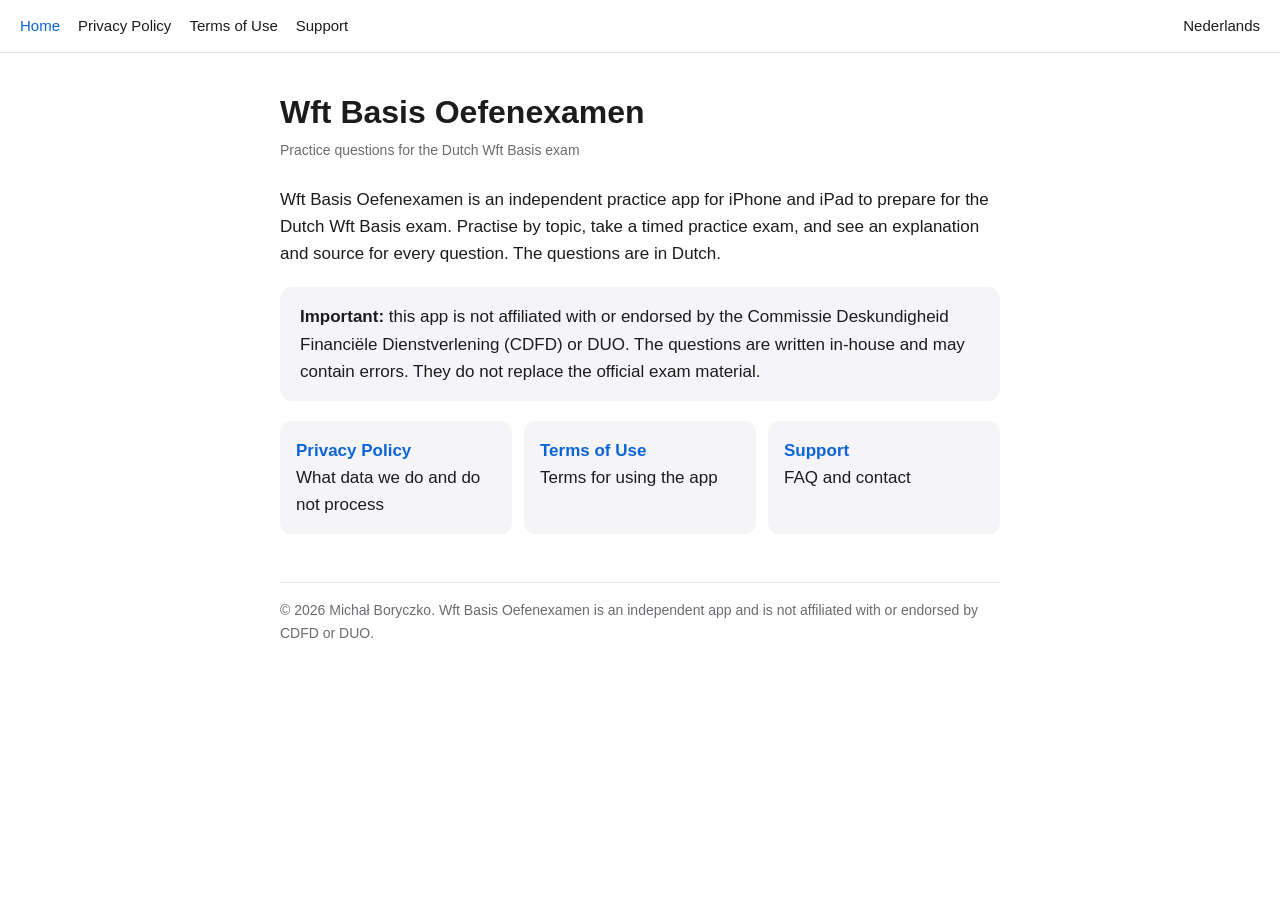
<file: docs/index.html>
<!doctype html>
<html lang="nl">
<head>
<meta charset="utf-8">
<meta name="viewport" content="width=device-width,initial-scale=1">
<title>Wft Basis Oefenexamen</title>
<link rel="stylesheet" href="style.css">
<script>
(function(){var l=(navigator.language||"nl").toLowerCase();if(l.indexOf("nl")!==0&&l.indexOf("en")===0){location.replace("en/index.html");}})();
</script>
</head>
<body>
<main>
<h1>Wft Basis Oefenexamen</h1>
<p class="meta">Wft Basis</p>
<div class="grid">
<a href="nl/index.html"><b>Nederlands</b>Privacybeleid, voorwaarden en support</a>
<a href="en/index.html"><b>English</b>Privacy policy, terms and support</a>
</div>
<footer>© 2026 Michał Boryczko</footer>
</main>
</body>
</html>
</file>
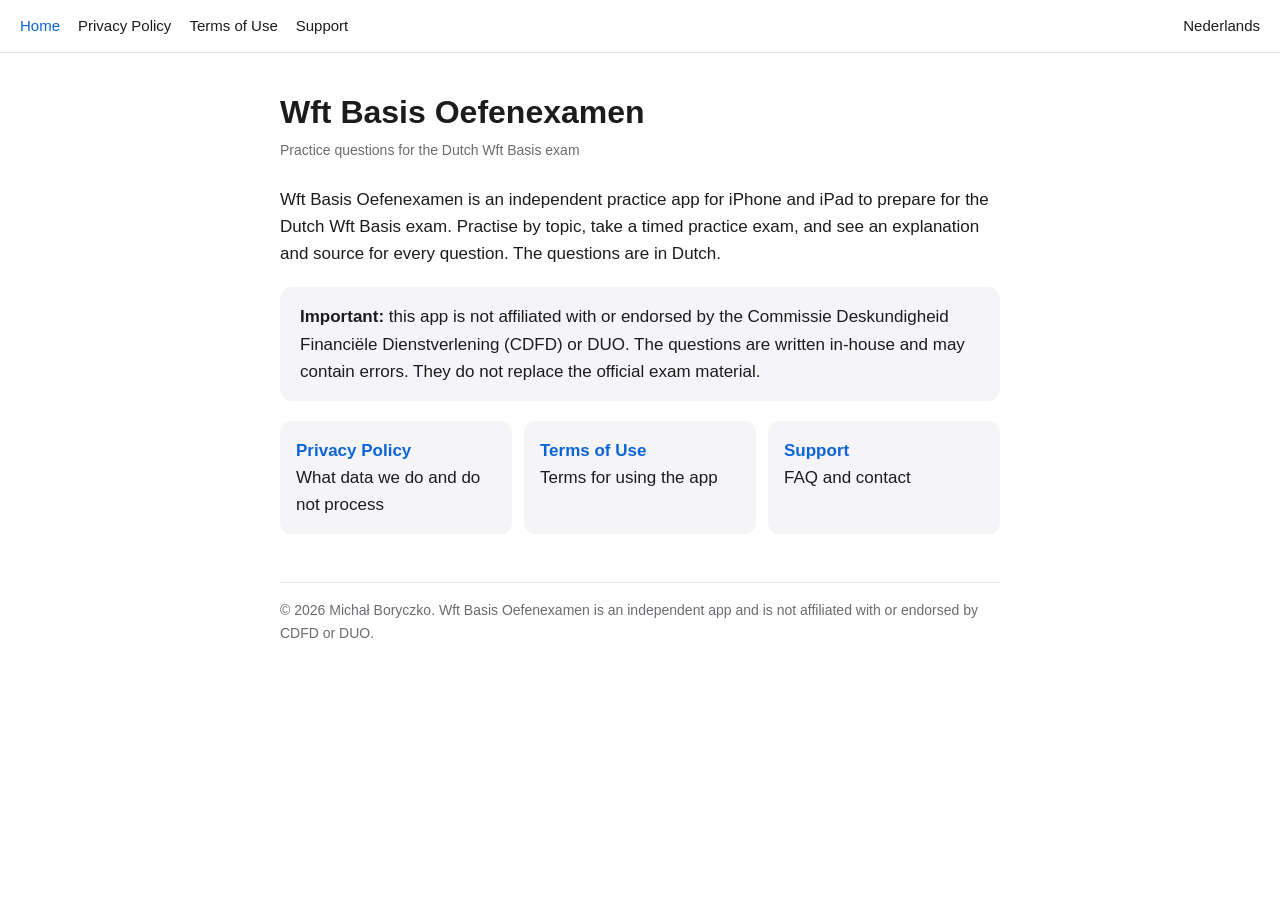
<file: docs/en/index.html>
<!doctype html>
<html lang="en">
<head>
<meta charset="utf-8">
<meta name="viewport" content="width=device-width,initial-scale=1">
<title>Home – Wft Basis Oefenexamen</title>
<meta name="description" content="Independent practice app for the Dutch Wft Basis exam.">
<link rel="stylesheet" href="../style.css">
</head>
<body>
<nav><a href="index.html" class=on>Home</a><a href="privacy.html">Privacy Policy</a><a href="terms.html">Terms of Use</a><a href="support.html">Support</a><span class="sp"></span><a href="../nl/index.html" hreflang="nl">Nederlands</a></nav>
<main>
<h1>Wft Basis Oefenexamen</h1>
<p class="meta">Practice questions for the Dutch Wft Basis exam</p>
<p>Wft Basis Oefenexamen is an independent practice app for iPhone and iPad to prepare for the Dutch Wft Basis exam. Practise by topic, take a timed practice exam, and see an explanation and source for every question. The questions are in Dutch.</p>
<div class="card"><b>Important:</b> this app is not affiliated with or endorsed by the Commissie Deskundigheid Financiële Dienstverlening (CDFD) or DUO. The questions are written in-house and may contain errors. They do not replace the official exam material.</div>
<div class="grid">
<a href="privacy.html"><b>Privacy Policy</b>What data we do and do not process</a>
<a href="terms.html"><b>Terms of Use</b>Terms for using the app</a>
<a href="support.html"><b>Support</b>FAQ and contact</a>
</div>
<footer>© 2026 Michał Boryczko. Wft Basis Oefenexamen is an independent app and is not affiliated with or endorsed by CDFD or DUO.</footer>
</main>
</body>
</html>
</file>
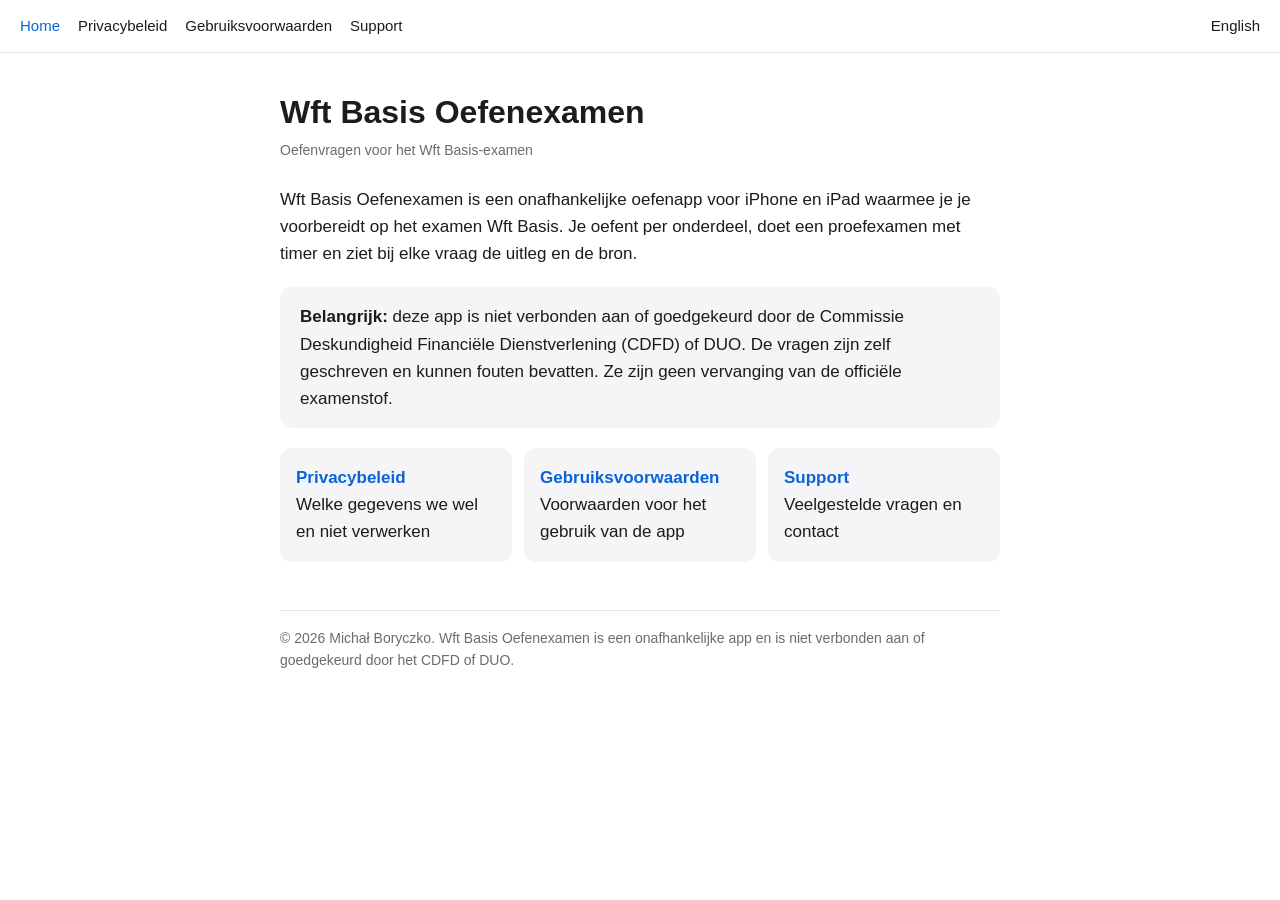
<file: docs/nl/index.html>
<!doctype html>
<html lang="nl">
<head>
<meta charset="utf-8">
<meta name="viewport" content="width=device-width,initial-scale=1">
<title>Home – Wft Basis Oefenexamen</title>
<meta name="description" content="Onafhankelijke oefenapp voor het Wft Basis-examen.">
<link rel="stylesheet" href="../style.css">
</head>
<body>
<nav><a href="index.html" class=on>Home</a><a href="privacy.html">Privacybeleid</a><a href="terms.html">Gebruiksvoorwaarden</a><a href="support.html">Support</a><span class="sp"></span><a href="../en/index.html" hreflang="en">English</a></nav>
<main>
<h1>Wft Basis Oefenexamen</h1>
<p class="meta">Oefenvragen voor het Wft Basis-examen</p>
<p>Wft Basis Oefenexamen is een onafhankelijke oefenapp voor iPhone en iPad waarmee je je voorbereidt op het examen Wft Basis. Je oefent per onderdeel, doet een proefexamen met timer en ziet bij elke vraag de uitleg en de bron.</p>
<div class="card"><b>Belangrijk:</b> deze app is niet verbonden aan of goedgekeurd door de Commissie Deskundigheid Financiële Dienstverlening (CDFD) of DUO. De vragen zijn zelf geschreven en kunnen fouten bevatten. Ze zijn geen vervanging van de officiële examenstof.</div>
<div class="grid">
<a href="privacy.html"><b>Privacybeleid</b>Welke gegevens we wel en niet verwerken</a>
<a href="terms.html"><b>Gebruiksvoorwaarden</b>Voorwaarden voor het gebruik van de app</a>
<a href="support.html"><b>Support</b>Veelgestelde vragen en contact</a>
</div>
<footer>© 2026 Michał Boryczko. Wft Basis Oefenexamen is een onafhankelijke app en is niet verbonden aan of goedgekeurd door het CDFD of DUO.</footer>
</main>
</body>
</html>
</file>
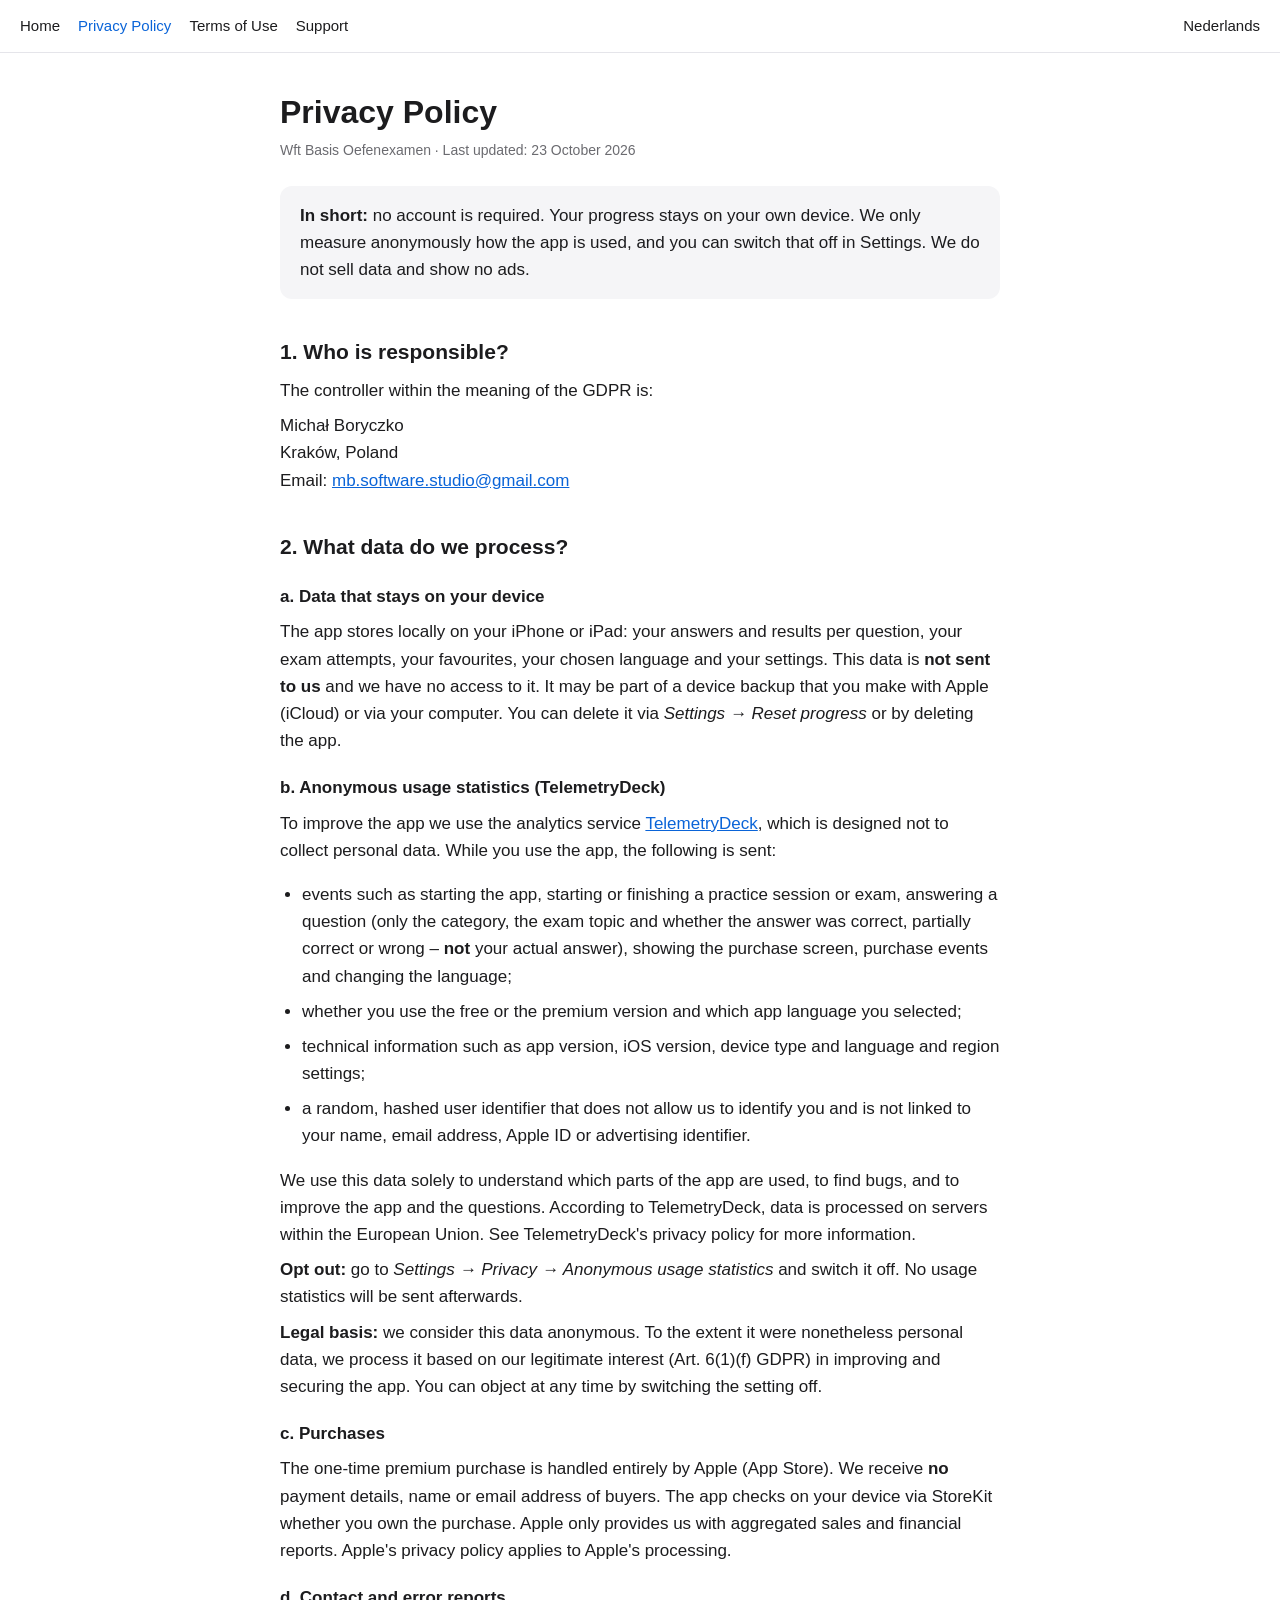
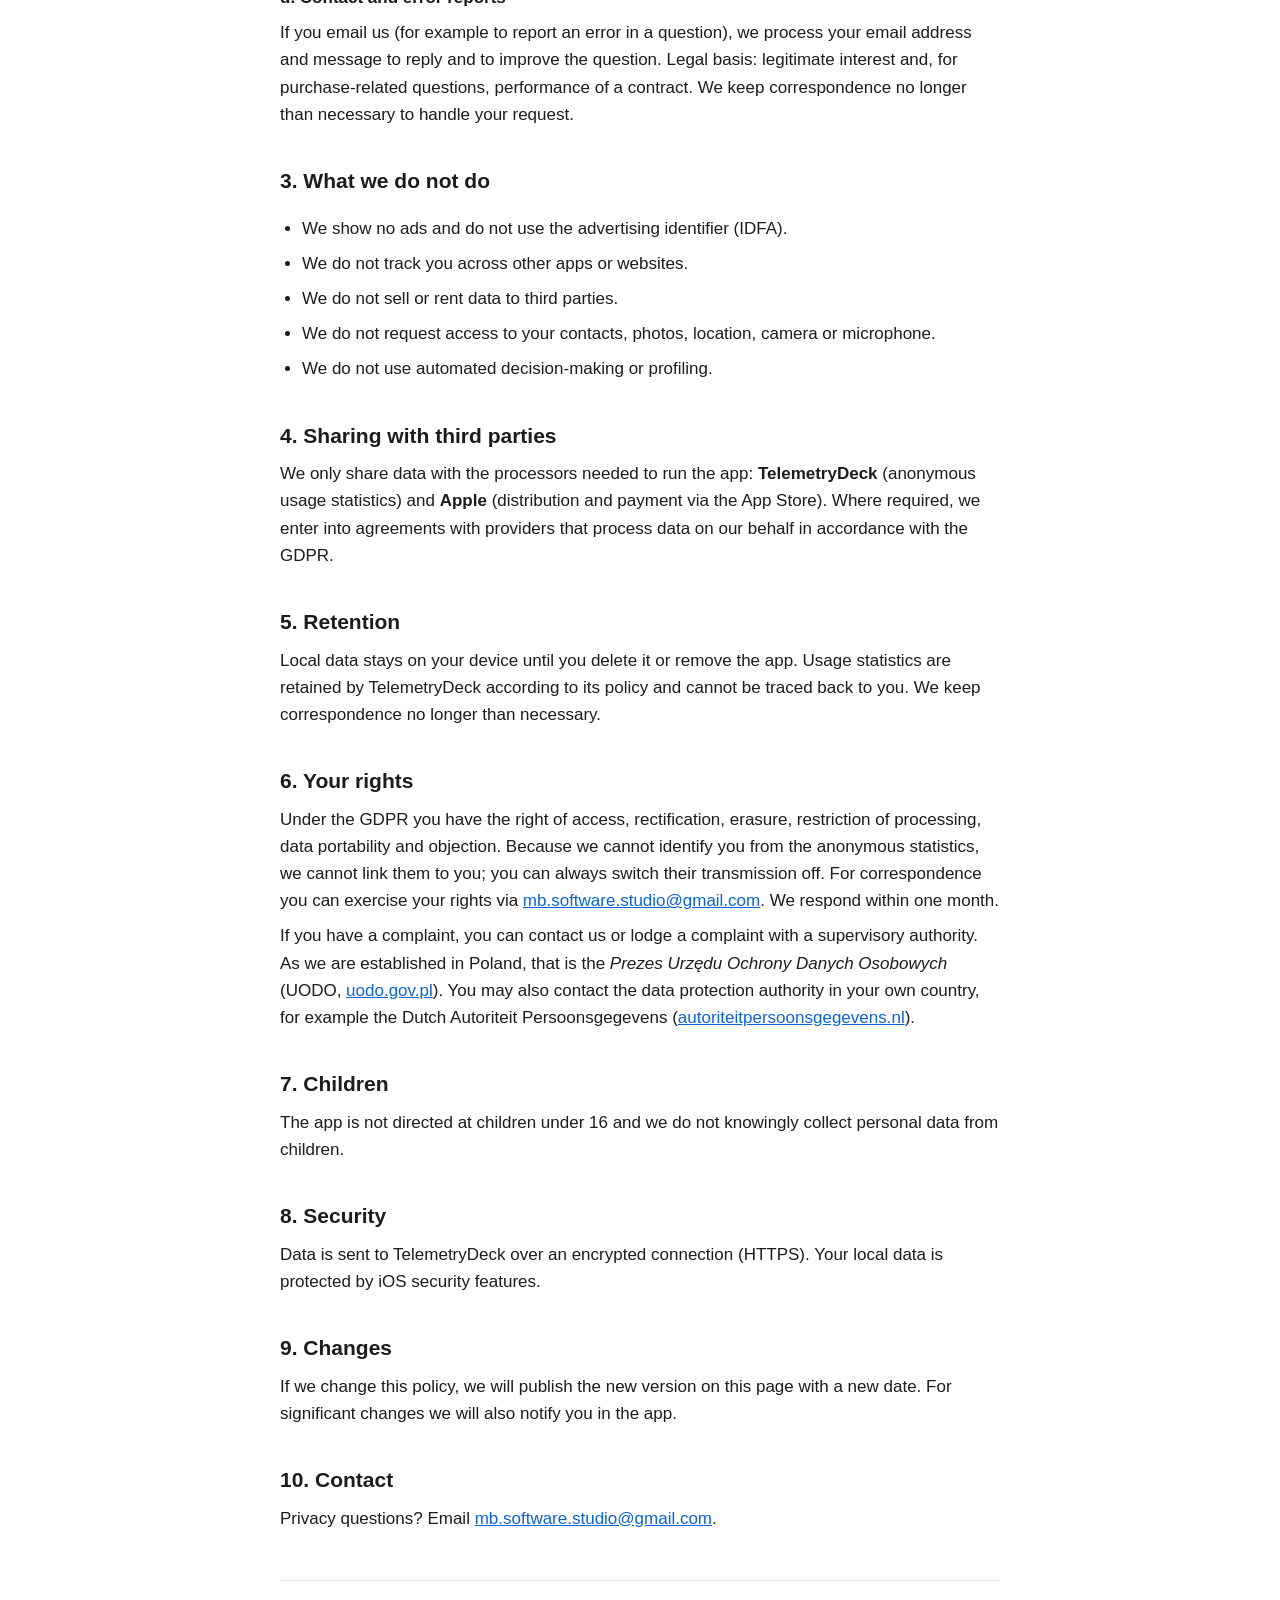
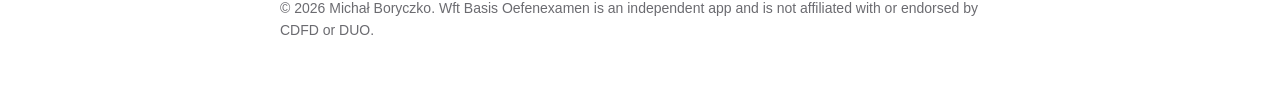
<file: docs/en/privacy.html>
<!doctype html>
<html lang="en">
<head>
<meta charset="utf-8">
<meta name="viewport" content="width=device-width,initial-scale=1">
<title>Privacy Policy – Wft Basis Oefenexamen</title>
<meta name="description" content="Privacy policy of Wft Basis Oefenexamen.">
<link rel="stylesheet" href="../style.css">
</head>
<body>
<nav><a href="index.html">Home</a><a href="privacy.html" class=on>Privacy Policy</a><a href="terms.html">Terms of Use</a><a href="support.html">Support</a><span class="sp"></span><a href="../nl/privacy.html" hreflang="nl">Nederlands</a></nav>
<main>
<h1>Privacy Policy</h1>
<p class="meta">Wft Basis Oefenexamen · Last updated: 23 October 2026</p>

<div class="card"><b>In short:</b> no account is required. Your progress stays on your own device. We only measure anonymously how the app is used, and you can switch that off in Settings. We do not sell data and show no ads.</div>

<h2>1. Who is responsible?</h2>
<p>The controller within the meaning of the GDPR is:</p>
<p>Michał Boryczko<br>Kraków, Poland<br>Email: <a href="mailto:mb.software.studio@gmail.com">mb.software.studio@gmail.com</a></p>

<h2>2. What data do we process?</h2>
<h3>a. Data that stays on your device</h3>
<p>The app stores locally on your iPhone or iPad: your answers and results per question, your exam attempts, your favourites, your chosen language and your settings. This data is <b>not sent to us</b> and we have no access to it. It may be part of a device backup that you make with Apple (iCloud) or via your computer. You can delete it via <i>Settings → Reset progress</i> or by deleting the app.</p>

<h3>b. Anonymous usage statistics (TelemetryDeck)</h3>
<p>To improve the app we use the analytics service <a href="https://telemetrydeck.com">TelemetryDeck</a>, which is designed not to collect personal data. While you use the app, the following is sent:</p>
<ul>
<li>events such as starting the app, starting or finishing a practice session or exam, answering a question (only the category, the exam topic and whether the answer was correct, partially correct or wrong – <b>not</b> your actual answer), showing the purchase screen, purchase events and changing the language;</li>
<li>whether you use the free or the premium version and which app language you selected;</li>
<li>technical information such as app version, iOS version, device type and language and region settings;</li>
<li>a random, hashed user identifier that does not allow us to identify you and is not linked to your name, email address, Apple ID or advertising identifier.</li>
</ul>
<p>We use this data solely to understand which parts of the app are used, to find bugs, and to improve the app and the questions. According to TelemetryDeck, data is processed on servers within the European Union. See TelemetryDeck's privacy policy for more information.</p>
<p><b>Opt out:</b> go to <i>Settings → Privacy → Anonymous usage statistics</i> and switch it off. No usage statistics will be sent afterwards.</p>
<p><b>Legal basis:</b> we consider this data anonymous. To the extent it were nonetheless personal data, we process it based on our legitimate interest (Art. 6(1)(f) GDPR) in improving and securing the app. You can object at any time by switching the setting off.</p>

<h3>c. Purchases</h3>
<p>The one-time premium purchase is handled entirely by Apple (App Store). We receive <b>no</b> payment details, name or email address of buyers. The app checks on your device via StoreKit whether you own the purchase. Apple only provides us with aggregated sales and financial reports. Apple's privacy policy applies to Apple's processing.</p>

<h3>d. Contact and error reports</h3>
<p>If you email us (for example to report an error in a question), we process your email address and message to reply and to improve the question. Legal basis: legitimate interest and, for purchase-related questions, performance of a contract. We keep correspondence no longer than necessary to handle your request.</p>

<h2>3. What we do not do</h2>
<ul>
<li>We show no ads and do not use the advertising identifier (IDFA).</li>
<li>We do not track you across other apps or websites.</li>
<li>We do not sell or rent data to third parties.</li>
<li>We do not request access to your contacts, photos, location, camera or microphone.</li>
<li>We do not use automated decision-making or profiling.</li>
</ul>

<h2>4. Sharing with third parties</h2>
<p>We only share data with the processors needed to run the app: <b>TelemetryDeck</b> (anonymous usage statistics) and <b>Apple</b> (distribution and payment via the App Store). Where required, we enter into agreements with providers that process data on our behalf in accordance with the GDPR.</p>

<h2>5. Retention</h2>
<p>Local data stays on your device until you delete it or remove the app. Usage statistics are retained by TelemetryDeck according to its policy and cannot be traced back to you. We keep correspondence no longer than necessary.</p>

<h2>6. Your rights</h2>
<p>Under the GDPR you have the right of access, rectification, erasure, restriction of processing, data portability and objection. Because we cannot identify you from the anonymous statistics, we cannot link them to you; you can always switch their transmission off. For correspondence you can exercise your rights via <a href="mailto:mb.software.studio@gmail.com">mb.software.studio@gmail.com</a>. We respond within one month.</p>
<p>If you have a complaint, you can contact us or lodge a complaint with a supervisory authority. As we are established in Poland, that is the <i>Prezes Urzędu Ochrony Danych Osobowych</i> (UODO, <a href="https://uodo.gov.pl">uodo.gov.pl</a>). You may also contact the data protection authority in your own country, for example the Dutch Autoriteit Persoonsgegevens (<a href="https://autoriteitpersoonsgegevens.nl">autoriteitpersoonsgegevens.nl</a>).</p>

<h2>7. Children</h2>
<p>The app is not directed at children under 16 and we do not knowingly collect personal data from children.</p>

<h2>8. Security</h2>
<p>Data is sent to TelemetryDeck over an encrypted connection (HTTPS). Your local data is protected by iOS security features.</p>

<h2>9. Changes</h2>
<p>If we change this policy, we will publish the new version on this page with a new date. For significant changes we will also notify you in the app.</p>

<h2>10. Contact</h2>
<p>Privacy questions? Email <a href="mailto:mb.software.studio@gmail.com">mb.software.studio@gmail.com</a>.</p>
<footer>© 2026 Michał Boryczko. Wft Basis Oefenexamen is an independent app and is not affiliated with or endorsed by CDFD or DUO.</footer>
</main>
</body>
</html>
</file>
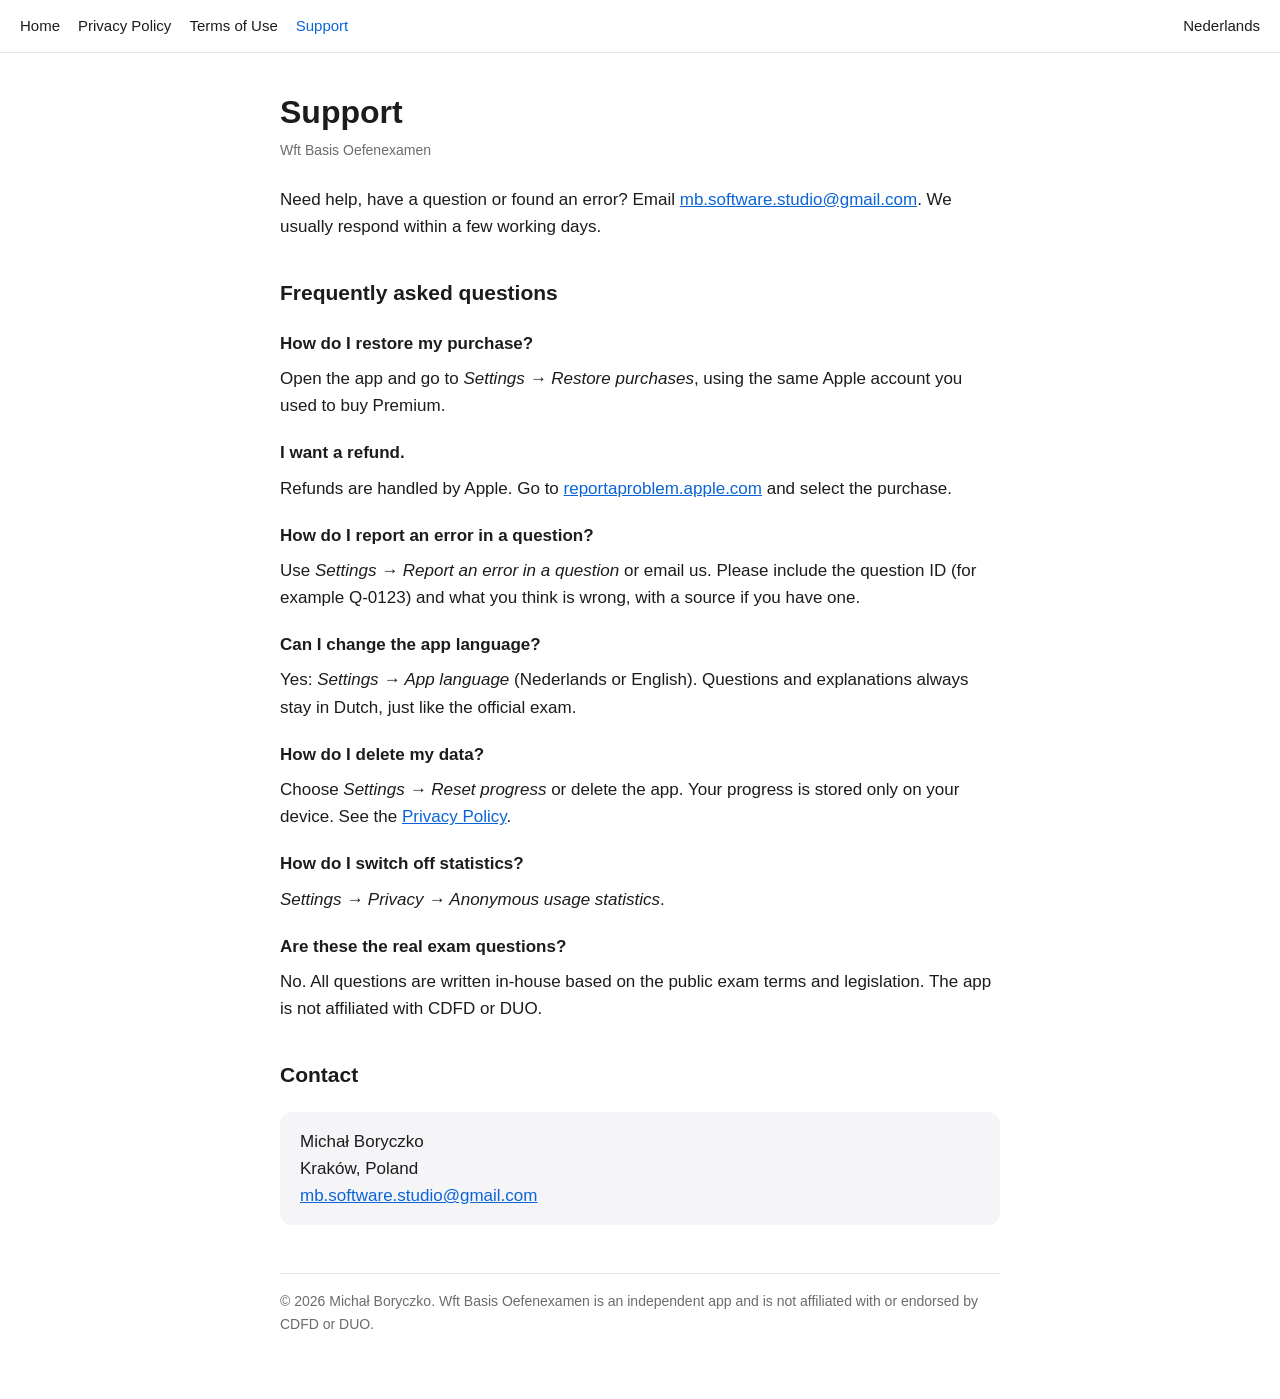
<file: docs/en/support.html>
<!doctype html>
<html lang="en">
<head>
<meta charset="utf-8">
<meta name="viewport" content="width=device-width,initial-scale=1">
<title>Support – Wft Basis Oefenexamen</title>
<meta name="description" content="Help and contact for Wft Basis Oefenexamen.">
<link rel="stylesheet" href="../style.css">
</head>
<body>
<nav><a href="index.html">Home</a><a href="privacy.html">Privacy Policy</a><a href="terms.html">Terms of Use</a><a href="support.html" class=on>Support</a><span class="sp"></span><a href="../nl/support.html" hreflang="nl">Nederlands</a></nav>
<main>
<h1>Support</h1>
<p class="meta">Wft Basis Oefenexamen</p>
<p>Need help, have a question or found an error? Email <a href="mailto:mb.software.studio@gmail.com">mb.software.studio@gmail.com</a>. We usually respond within a few working days.</p>

<h2>Frequently asked questions</h2>
<h3>How do I restore my purchase?</h3>
<p>Open the app and go to <i>Settings → Restore purchases</i>, using the same Apple account you used to buy Premium.</p>
<h3>I want a refund.</h3>
<p>Refunds are handled by Apple. Go to <a href="https://reportaproblem.apple.com">reportaproblem.apple.com</a> and select the purchase.</p>
<h3>How do I report an error in a question?</h3>
<p>Use <i>Settings → Report an error in a question</i> or email us. Please include the question ID (for example Q-0123) and what you think is wrong, with a source if you have one.</p>
<h3>Can I change the app language?</h3>
<p>Yes: <i>Settings → App language</i> (Nederlands or English). Questions and explanations always stay in Dutch, just like the official exam.</p>
<h3>How do I delete my data?</h3>
<p>Choose <i>Settings → Reset progress</i> or delete the app. Your progress is stored only on your device. See the <a href="privacy.html">Privacy Policy</a>.</p>
<h3>How do I switch off statistics?</h3>
<p><i>Settings → Privacy → Anonymous usage statistics</i>.</p>
<h3>Are these the real exam questions?</h3>
<p>No. All questions are written in-house based on the public exam terms and legislation. The app is not affiliated with CDFD or DUO.</p>

<h2>Contact</h2>
<div class="card">Michał Boryczko<br>Kraków, Poland<br><a href="mailto:mb.software.studio@gmail.com">mb.software.studio@gmail.com</a></div>
<footer>© 2026 Michał Boryczko. Wft Basis Oefenexamen is an independent app and is not affiliated with or endorsed by CDFD or DUO.</footer>
</main>
</body>
</html>
</file>
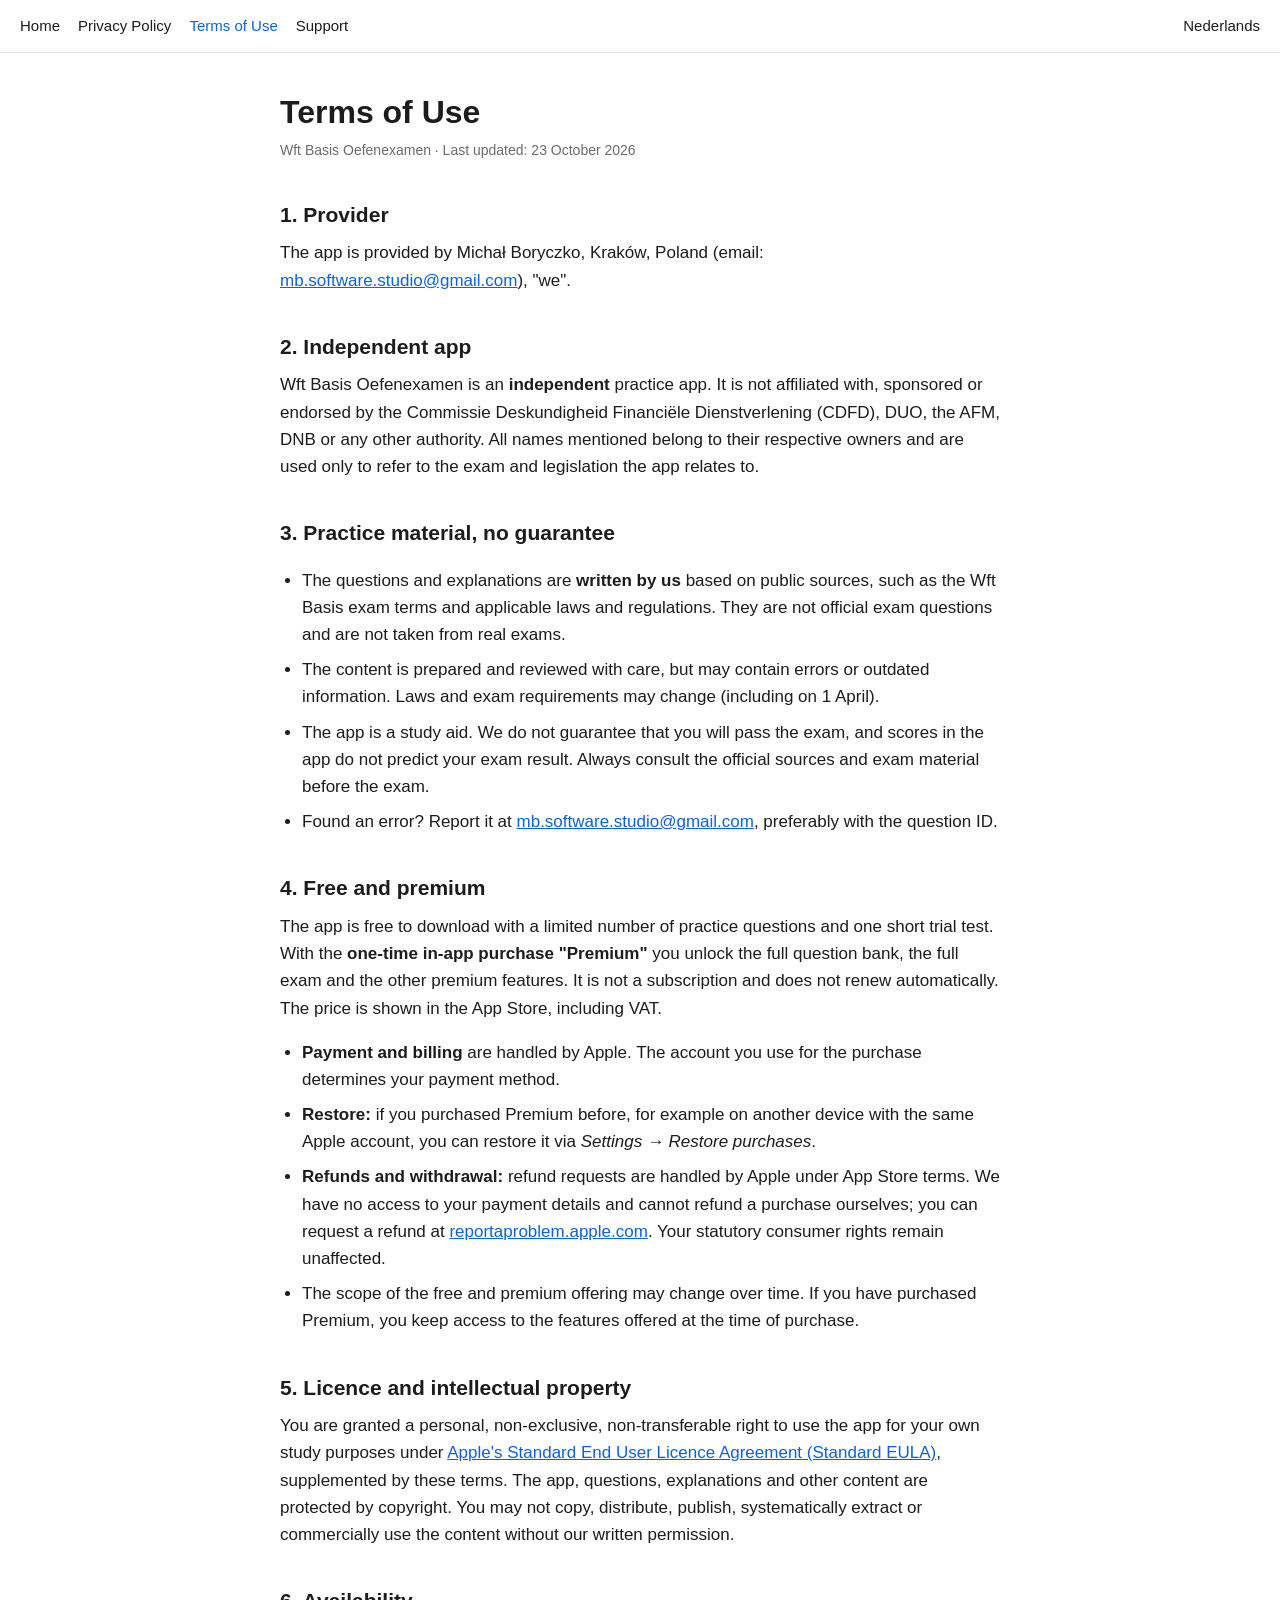
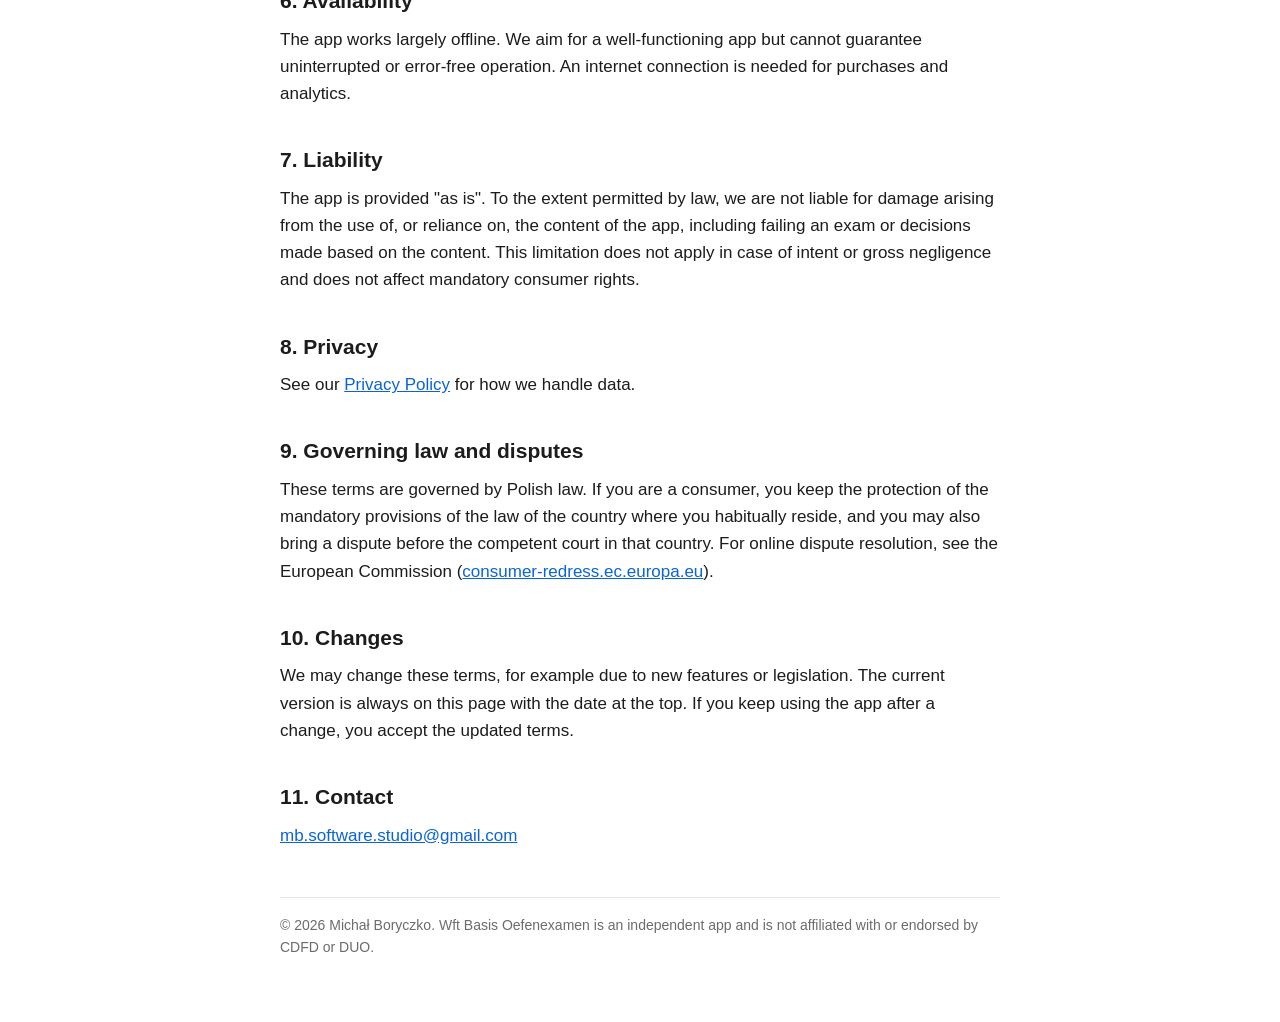
<file: docs/en/terms.html>
<!doctype html>
<html lang="en">
<head>
<meta charset="utf-8">
<meta name="viewport" content="width=device-width,initial-scale=1">
<title>Terms of Use – Wft Basis Oefenexamen</title>
<meta name="description" content="Terms of use of Wft Basis Oefenexamen.">
<link rel="stylesheet" href="../style.css">
</head>
<body>
<nav><a href="index.html">Home</a><a href="privacy.html">Privacy Policy</a><a href="terms.html" class=on>Terms of Use</a><a href="support.html">Support</a><span class="sp"></span><a href="../nl/terms.html" hreflang="nl">Nederlands</a></nav>
<main>
<h1>Terms of Use</h1>
<p class="meta">Wft Basis Oefenexamen · Last updated: 23 October 2026</p>

<h2>1. Provider</h2>
<p>The app is provided by Michał Boryczko, Kraków, Poland (email: <a href="mailto:mb.software.studio@gmail.com">mb.software.studio@gmail.com</a>), "we".</p>

<h2>2. Independent app</h2>
<p>Wft Basis Oefenexamen is an <b>independent</b> practice app. It is not affiliated with, sponsored or endorsed by the Commissie Deskundigheid Financiële Dienstverlening (CDFD), DUO, the AFM, DNB or any other authority. All names mentioned belong to their respective owners and are used only to refer to the exam and legislation the app relates to.</p>

<h2>3. Practice material, no guarantee</h2>
<ul>
<li>The questions and explanations are <b>written by us</b> based on public sources, such as the Wft Basis exam terms and applicable laws and regulations. They are not official exam questions and are not taken from real exams.</li>
<li>The content is prepared and reviewed with care, but may contain errors or outdated information. Laws and exam requirements may change (including on 1 April).</li>
<li>The app is a study aid. We do not guarantee that you will pass the exam, and scores in the app do not predict your exam result. Always consult the official sources and exam material before the exam.</li>
<li>Found an error? Report it at <a href="mailto:mb.software.studio@gmail.com">mb.software.studio@gmail.com</a>, preferably with the question ID.</li>
</ul>

<h2>4. Free and premium</h2>
<p>The app is free to download with a limited number of practice questions and one short trial test. With the <b>one-time in-app purchase "Premium"</b> you unlock the full question bank, the full exam and the other premium features. It is not a subscription and does not renew automatically. The price is shown in the App Store, including VAT.</p>
<ul>
<li><b>Payment and billing</b> are handled by Apple. The account you use for the purchase determines your payment method.</li>
<li><b>Restore:</b> if you purchased Premium before, for example on another device with the same Apple account, you can restore it via <i>Settings → Restore purchases</i>.</li>
<li><b>Refunds and withdrawal:</b> refund requests are handled by Apple under App Store terms. We have no access to your payment details and cannot refund a purchase ourselves; you can request a refund at <a href="https://reportaproblem.apple.com">reportaproblem.apple.com</a>. Your statutory consumer rights remain unaffected.</li>
<li>The scope of the free and premium offering may change over time. If you have purchased Premium, you keep access to the features offered at the time of purchase.</li>
</ul>

<h2>5. Licence and intellectual property</h2>
<p>You are granted a personal, non-exclusive, non-transferable right to use the app for your own study purposes under <a href="https://www.apple.com/legal/internet-services/itunes/dev/stdeula/">Apple's Standard End User Licence Agreement (Standard EULA)</a>, supplemented by these terms. The app, questions, explanations and other content are protected by copyright. You may not copy, distribute, publish, systematically extract or commercially use the content without our written permission.</p>

<h2>6. Availability</h2>
<p>The app works largely offline. We aim for a well-functioning app but cannot guarantee uninterrupted or error-free operation. An internet connection is needed for purchases and analytics.</p>

<h2>7. Liability</h2>
<p>The app is provided "as is". To the extent permitted by law, we are not liable for damage arising from the use of, or reliance on, the content of the app, including failing an exam or decisions made based on the content. This limitation does not apply in case of intent or gross negligence and does not affect mandatory consumer rights.</p>

<h2>8. Privacy</h2>
<p>See our <a href="privacy.html">Privacy Policy</a> for how we handle data.</p>

<h2>9. Governing law and disputes</h2>
<p>These terms are governed by Polish law. If you are a consumer, you keep the protection of the mandatory provisions of the law of the country where you habitually reside, and you may also bring a dispute before the competent court in that country. For online dispute resolution, see the European Commission (<a href="https://consumer-redress.ec.europa.eu">consumer-redress.ec.europa.eu</a>).</p>

<h2>10. Changes</h2>
<p>We may change these terms, for example due to new features or legislation. The current version is always on this page with the date at the top. If you keep using the app after a change, you accept the updated terms.</p>

<h2>11. Contact</h2>
<p><a href="mailto:mb.software.studio@gmail.com">mb.software.studio@gmail.com</a></p>
<footer>© 2026 Michał Boryczko. Wft Basis Oefenexamen is an independent app and is not affiliated with or endorsed by CDFD or DUO.</footer>
</main>
</body>
</html>
</file>
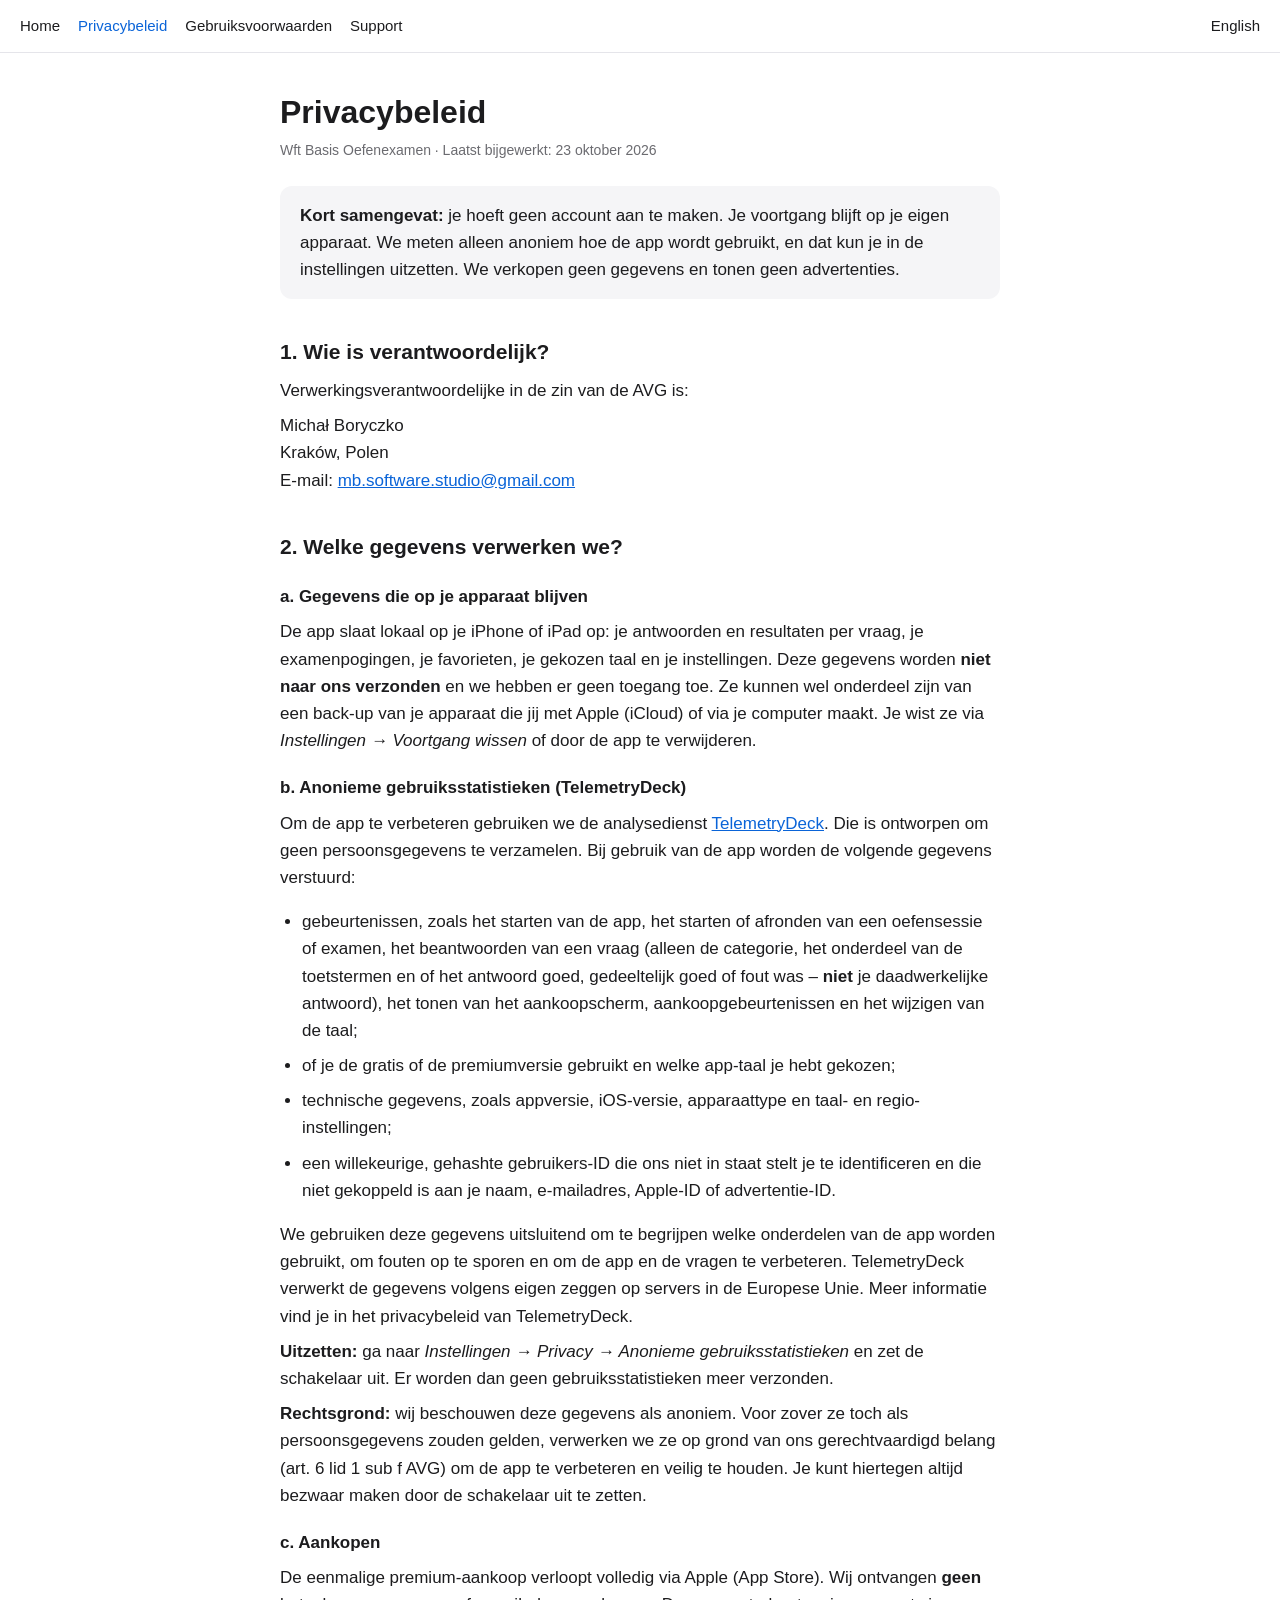
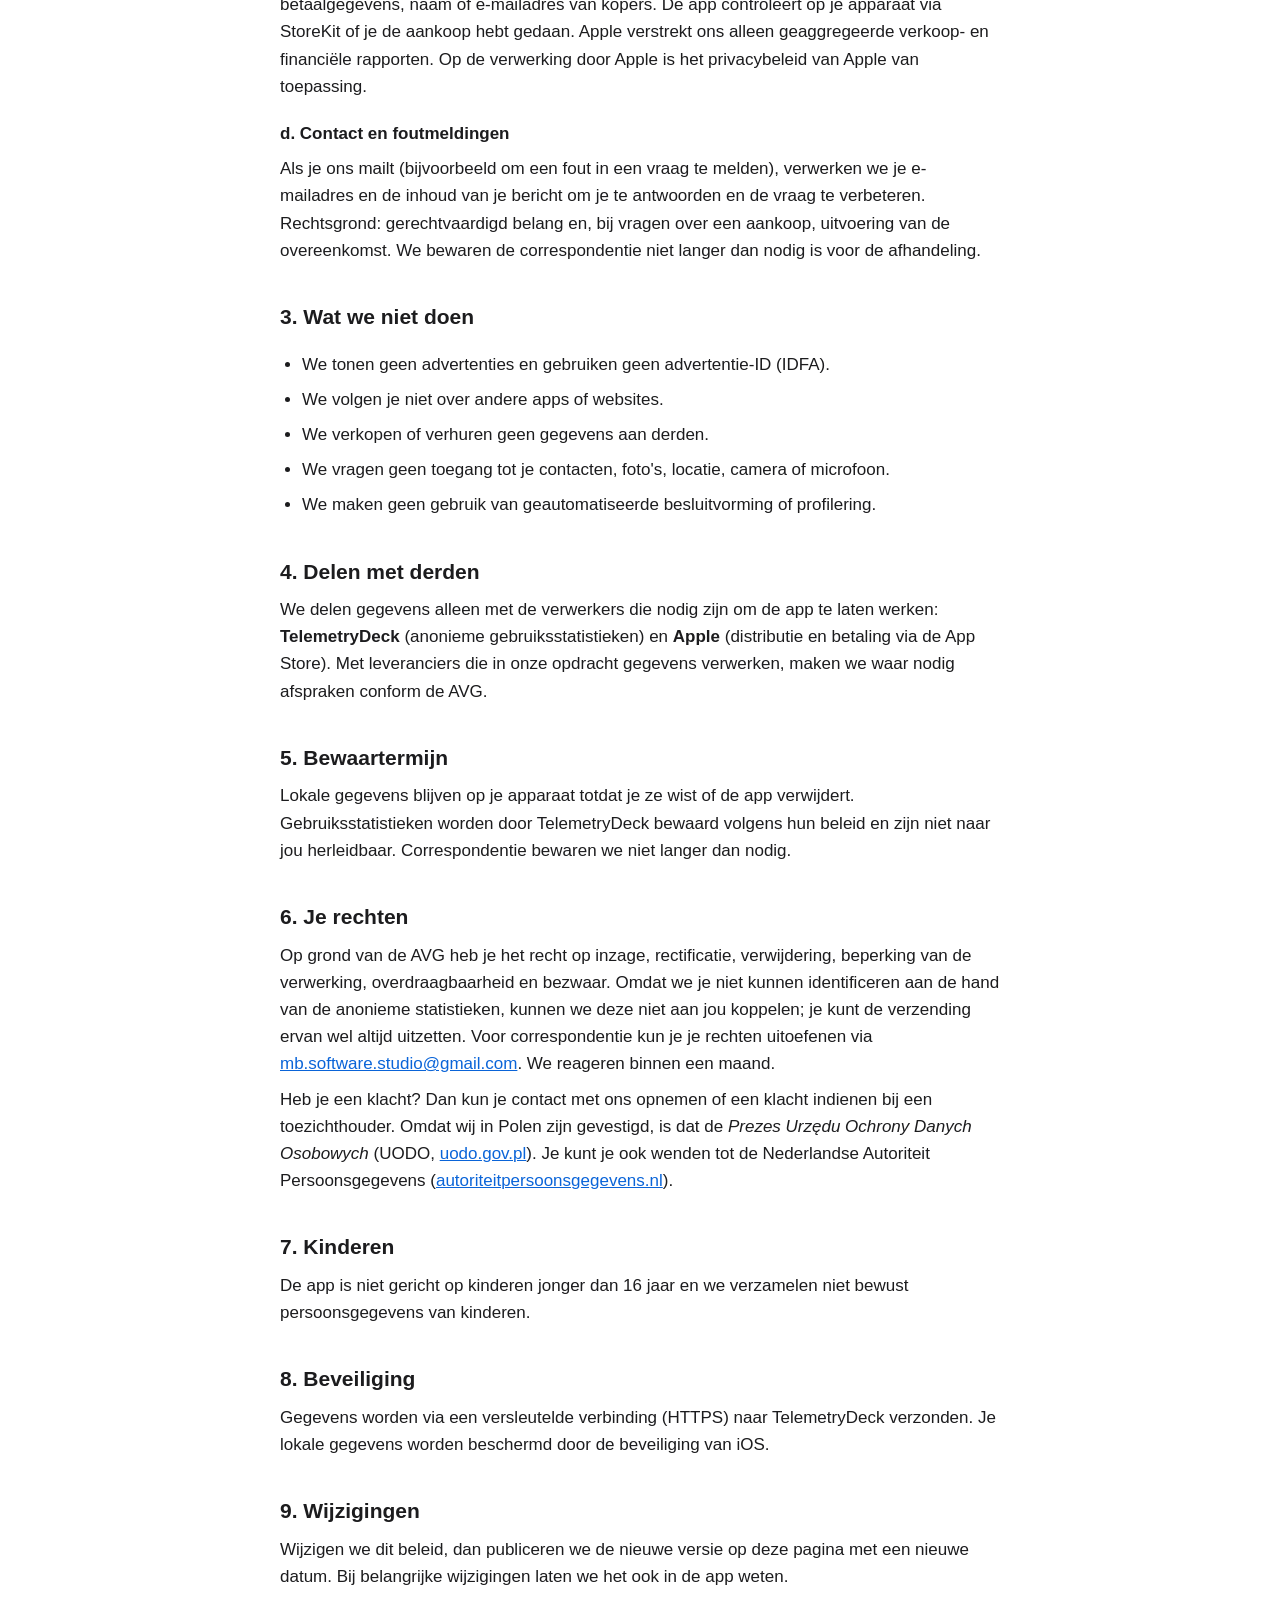
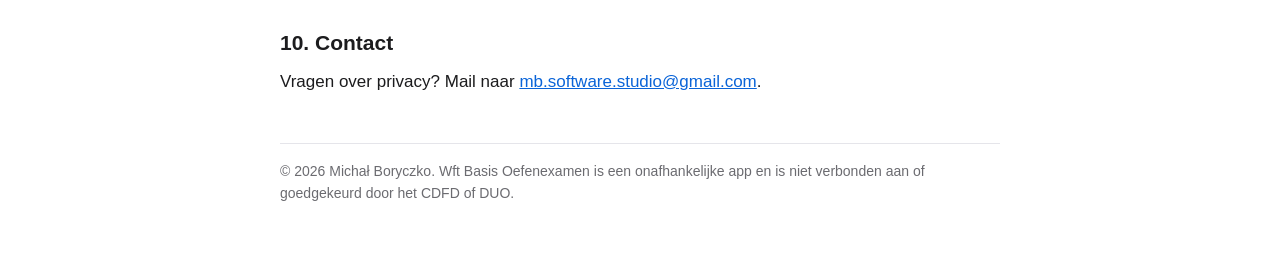
<file: docs/nl/privacy.html>
<!doctype html>
<html lang="nl">
<head>
<meta charset="utf-8">
<meta name="viewport" content="width=device-width,initial-scale=1">
<title>Privacybeleid – Wft Basis Oefenexamen</title>
<meta name="description" content="Privacybeleid van Wft Basis Oefenexamen.">
<link rel="stylesheet" href="../style.css">
</head>
<body>
<nav><a href="index.html">Home</a><a href="privacy.html" class=on>Privacybeleid</a><a href="terms.html">Gebruiksvoorwaarden</a><a href="support.html">Support</a><span class="sp"></span><a href="../en/privacy.html" hreflang="en">English</a></nav>
<main>
<h1>Privacybeleid</h1>
<p class="meta">Wft Basis Oefenexamen · Laatst bijgewerkt: 23 oktober 2026</p>

<div class="card"><b>Kort samengevat:</b> je hoeft geen account aan te maken. Je voortgang blijft op je eigen apparaat. We meten alleen anoniem hoe de app wordt gebruikt, en dat kun je in de instellingen uitzetten. We verkopen geen gegevens en tonen geen advertenties.</div>

<h2>1. Wie is verantwoordelijk?</h2>
<p>Verwerkingsverantwoordelijke in de zin van de AVG is:</p>
<p>Michał Boryczko<br>Kraków, Polen<br>E-mail: <a href="mailto:mb.software.studio@gmail.com">mb.software.studio@gmail.com</a></p>

<h2>2. Welke gegevens verwerken we?</h2>
<h3>a. Gegevens die op je apparaat blijven</h3>
<p>De app slaat lokaal op je iPhone of iPad op: je antwoorden en resultaten per vraag, je examenpogingen, je favorieten, je gekozen taal en je instellingen. Deze gegevens worden <b>niet naar ons verzonden</b> en we hebben er geen toegang toe. Ze kunnen wel onderdeel zijn van een back-up van je apparaat die jij met Apple (iCloud) of via je computer maakt. Je wist ze via <i>Instellingen → Voortgang wissen</i> of door de app te verwijderen.</p>

<h3>b. Anonieme gebruiksstatistieken (TelemetryDeck)</h3>
<p>Om de app te verbeteren gebruiken we de analysedienst <a href="https://telemetrydeck.com">TelemetryDeck</a>. Die is ontworpen om geen persoonsgegevens te verzamelen. Bij gebruik van de app worden de volgende gegevens verstuurd:</p>
<ul>
<li>gebeurtenissen, zoals het starten van de app, het starten of afronden van een oefensessie of examen, het beantwoorden van een vraag (alleen de categorie, het onderdeel van de toetstermen en of het antwoord goed, gedeeltelijk goed of fout was – <b>niet</b> je daadwerkelijke antwoord), het tonen van het aankoopscherm, aankoopgebeurtenissen en het wijzigen van de taal;</li>
<li>of je de gratis of de premiumversie gebruikt en welke app-taal je hebt gekozen;</li>
<li>technische gegevens, zoals appversie, iOS-versie, apparaattype en taal- en regio-instellingen;</li>
<li>een willekeurige, gehashte gebruikers-ID die ons niet in staat stelt je te identificeren en die niet gekoppeld is aan je naam, e-mailadres, Apple-ID of advertentie-ID.</li>
</ul>
<p>We gebruiken deze gegevens uitsluitend om te begrijpen welke onderdelen van de app worden gebruikt, om fouten op te sporen en om de app en de vragen te verbeteren. TelemetryDeck verwerkt de gegevens volgens eigen zeggen op servers in de Europese Unie. Meer informatie vind je in het privacybeleid van TelemetryDeck.</p>
<p><b>Uitzetten:</b> ga naar <i>Instellingen → Privacy → Anonieme gebruiksstatistieken</i> en zet de schakelaar uit. Er worden dan geen gebruiksstatistieken meer verzonden.</p>
<p><b>Rechtsgrond:</b> wij beschouwen deze gegevens als anoniem. Voor zover ze toch als persoonsgegevens zouden gelden, verwerken we ze op grond van ons gerechtvaardigd belang (art. 6 lid 1 sub f AVG) om de app te verbeteren en veilig te houden. Je kunt hiertegen altijd bezwaar maken door de schakelaar uit te zetten.</p>

<h3>c. Aankopen</h3>
<p>De eenmalige premium-aankoop verloopt volledig via Apple (App Store). Wij ontvangen <b>geen</b> betaalgegevens, naam of e-mailadres van kopers. De app controleert op je apparaat via StoreKit of je de aankoop hebt gedaan. Apple verstrekt ons alleen geaggregeerde verkoop- en financiële rapporten. Op de verwerking door Apple is het privacybeleid van Apple van toepassing.</p>

<h3>d. Contact en foutmeldingen</h3>
<p>Als je ons mailt (bijvoorbeeld om een fout in een vraag te melden), verwerken we je e-mailadres en de inhoud van je bericht om je te antwoorden en de vraag te verbeteren. Rechtsgrond: gerechtvaardigd belang en, bij vragen over een aankoop, uitvoering van de overeenkomst. We bewaren de correspondentie niet langer dan nodig is voor de afhandeling.</p>

<h2>3. Wat we niet doen</h2>
<ul>
<li>We tonen geen advertenties en gebruiken geen advertentie-ID (IDFA).</li>
<li>We volgen je niet over andere apps of websites.</li>
<li>We verkopen of verhuren geen gegevens aan derden.</li>
<li>We vragen geen toegang tot je contacten, foto's, locatie, camera of microfoon.</li>
<li>We maken geen gebruik van geautomatiseerde besluitvorming of profilering.</li>
</ul>

<h2>4. Delen met derden</h2>
<p>We delen gegevens alleen met de verwerkers die nodig zijn om de app te laten werken: <b>TelemetryDeck</b> (anonieme gebruiksstatistieken) en <b>Apple</b> (distributie en betaling via de App Store). Met leveranciers die in onze opdracht gegevens verwerken, maken we waar nodig afspraken conform de AVG.</p>

<h2>5. Bewaartermijn</h2>
<p>Lokale gegevens blijven op je apparaat totdat je ze wist of de app verwijdert. Gebruiksstatistieken worden door TelemetryDeck bewaard volgens hun beleid en zijn niet naar jou herleidbaar. Correspondentie bewaren we niet langer dan nodig.</p>

<h2>6. Je rechten</h2>
<p>Op grond van de AVG heb je het recht op inzage, rectificatie, verwijdering, beperking van de verwerking, overdraagbaarheid en bezwaar. Omdat we je niet kunnen identificeren aan de hand van de anonieme statistieken, kunnen we deze niet aan jou koppelen; je kunt de verzending ervan wel altijd uitzetten. Voor correspondentie kun je je rechten uitoefenen via <a href="mailto:mb.software.studio@gmail.com">mb.software.studio@gmail.com</a>. We reageren binnen een maand.</p>
<p>Heb je een klacht? Dan kun je contact met ons opnemen of een klacht indienen bij een toezichthouder. Omdat wij in Polen zijn gevestigd, is dat de <i>Prezes Urzędu Ochrony Danych Osobowych</i> (UODO, <a href="https://uodo.gov.pl">uodo.gov.pl</a>). Je kunt je ook wenden tot de Nederlandse Autoriteit Persoonsgegevens (<a href="https://autoriteitpersoonsgegevens.nl">autoriteitpersoonsgegevens.nl</a>).</p>

<h2>7. Kinderen</h2>
<p>De app is niet gericht op kinderen jonger dan 16 jaar en we verzamelen niet bewust persoonsgegevens van kinderen.</p>

<h2>8. Beveiliging</h2>
<p>Gegevens worden via een versleutelde verbinding (HTTPS) naar TelemetryDeck verzonden. Je lokale gegevens worden beschermd door de beveiliging van iOS.</p>

<h2>9. Wijzigingen</h2>
<p>Wijzigen we dit beleid, dan publiceren we de nieuwe versie op deze pagina met een nieuwe datum. Bij belangrijke wijzigingen laten we het ook in de app weten.</p>

<h2>10. Contact</h2>
<p>Vragen over privacy? Mail naar <a href="mailto:mb.software.studio@gmail.com">mb.software.studio@gmail.com</a>.</p>
<footer>© 2026 Michał Boryczko. Wft Basis Oefenexamen is een onafhankelijke app en is niet verbonden aan of goedgekeurd door het CDFD of DUO.</footer>
</main>
</body>
</html>
</file>
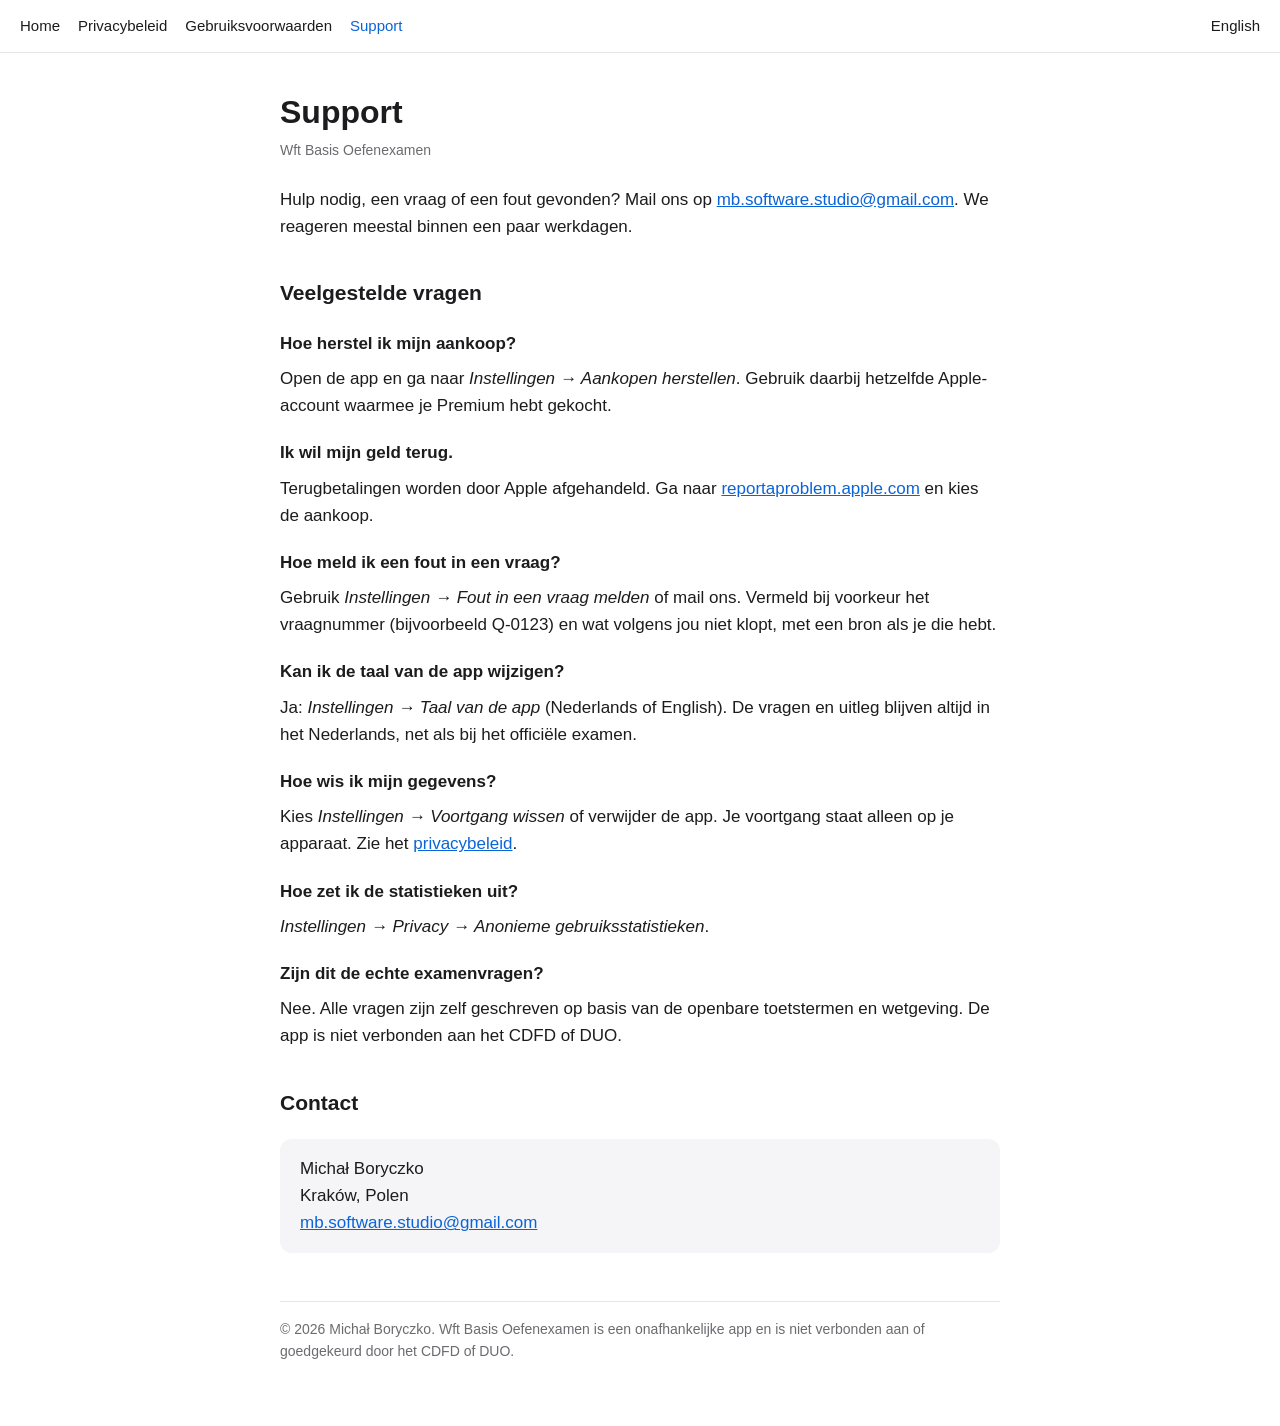
<file: docs/nl/support.html>
<!doctype html>
<html lang="nl">
<head>
<meta charset="utf-8">
<meta name="viewport" content="width=device-width,initial-scale=1">
<title>Support – Wft Basis Oefenexamen</title>
<meta name="description" content="Hulp en contact voor Wft Basis Oefenexamen.">
<link rel="stylesheet" href="../style.css">
</head>
<body>
<nav><a href="index.html">Home</a><a href="privacy.html">Privacybeleid</a><a href="terms.html">Gebruiksvoorwaarden</a><a href="support.html" class=on>Support</a><span class="sp"></span><a href="../en/support.html" hreflang="en">English</a></nav>
<main>
<h1>Support</h1>
<p class="meta">Wft Basis Oefenexamen</p>
<p>Hulp nodig, een vraag of een fout gevonden? Mail ons op <a href="mailto:mb.software.studio@gmail.com">mb.software.studio@gmail.com</a>. We reageren meestal binnen een paar werkdagen.</p>

<h2>Veelgestelde vragen</h2>
<h3>Hoe herstel ik mijn aankoop?</h3>
<p>Open de app en ga naar <i>Instellingen → Aankopen herstellen</i>. Gebruik daarbij hetzelfde Apple-account waarmee je Premium hebt gekocht.</p>
<h3>Ik wil mijn geld terug.</h3>
<p>Terugbetalingen worden door Apple afgehandeld. Ga naar <a href="https://reportaproblem.apple.com">reportaproblem.apple.com</a> en kies de aankoop.</p>
<h3>Hoe meld ik een fout in een vraag?</h3>
<p>Gebruik <i>Instellingen → Fout in een vraag melden</i> of mail ons. Vermeld bij voorkeur het vraagnummer (bijvoorbeeld Q-0123) en wat volgens jou niet klopt, met een bron als je die hebt.</p>
<h3>Kan ik de taal van de app wijzigen?</h3>
<p>Ja: <i>Instellingen → Taal van de app</i> (Nederlands of English). De vragen en uitleg blijven altijd in het Nederlands, net als bij het officiële examen.</p>
<h3>Hoe wis ik mijn gegevens?</h3>
<p>Kies <i>Instellingen → Voortgang wissen</i> of verwijder de app. Je voortgang staat alleen op je apparaat. Zie het <a href="privacy.html">privacybeleid</a>.</p>
<h3>Hoe zet ik de statistieken uit?</h3>
<p><i>Instellingen → Privacy → Anonieme gebruiksstatistieken</i>.</p>
<h3>Zijn dit de echte examenvragen?</h3>
<p>Nee. Alle vragen zijn zelf geschreven op basis van de openbare toetstermen en wetgeving. De app is niet verbonden aan het CDFD of DUO.</p>

<h2>Contact</h2>
<div class="card">Michał Boryczko<br>Kraków, Polen<br><a href="mailto:mb.software.studio@gmail.com">mb.software.studio@gmail.com</a></div>
<footer>© 2026 Michał Boryczko. Wft Basis Oefenexamen is een onafhankelijke app en is niet verbonden aan of goedgekeurd door het CDFD of DUO.</footer>
</main>
</body>
</html>
</file>
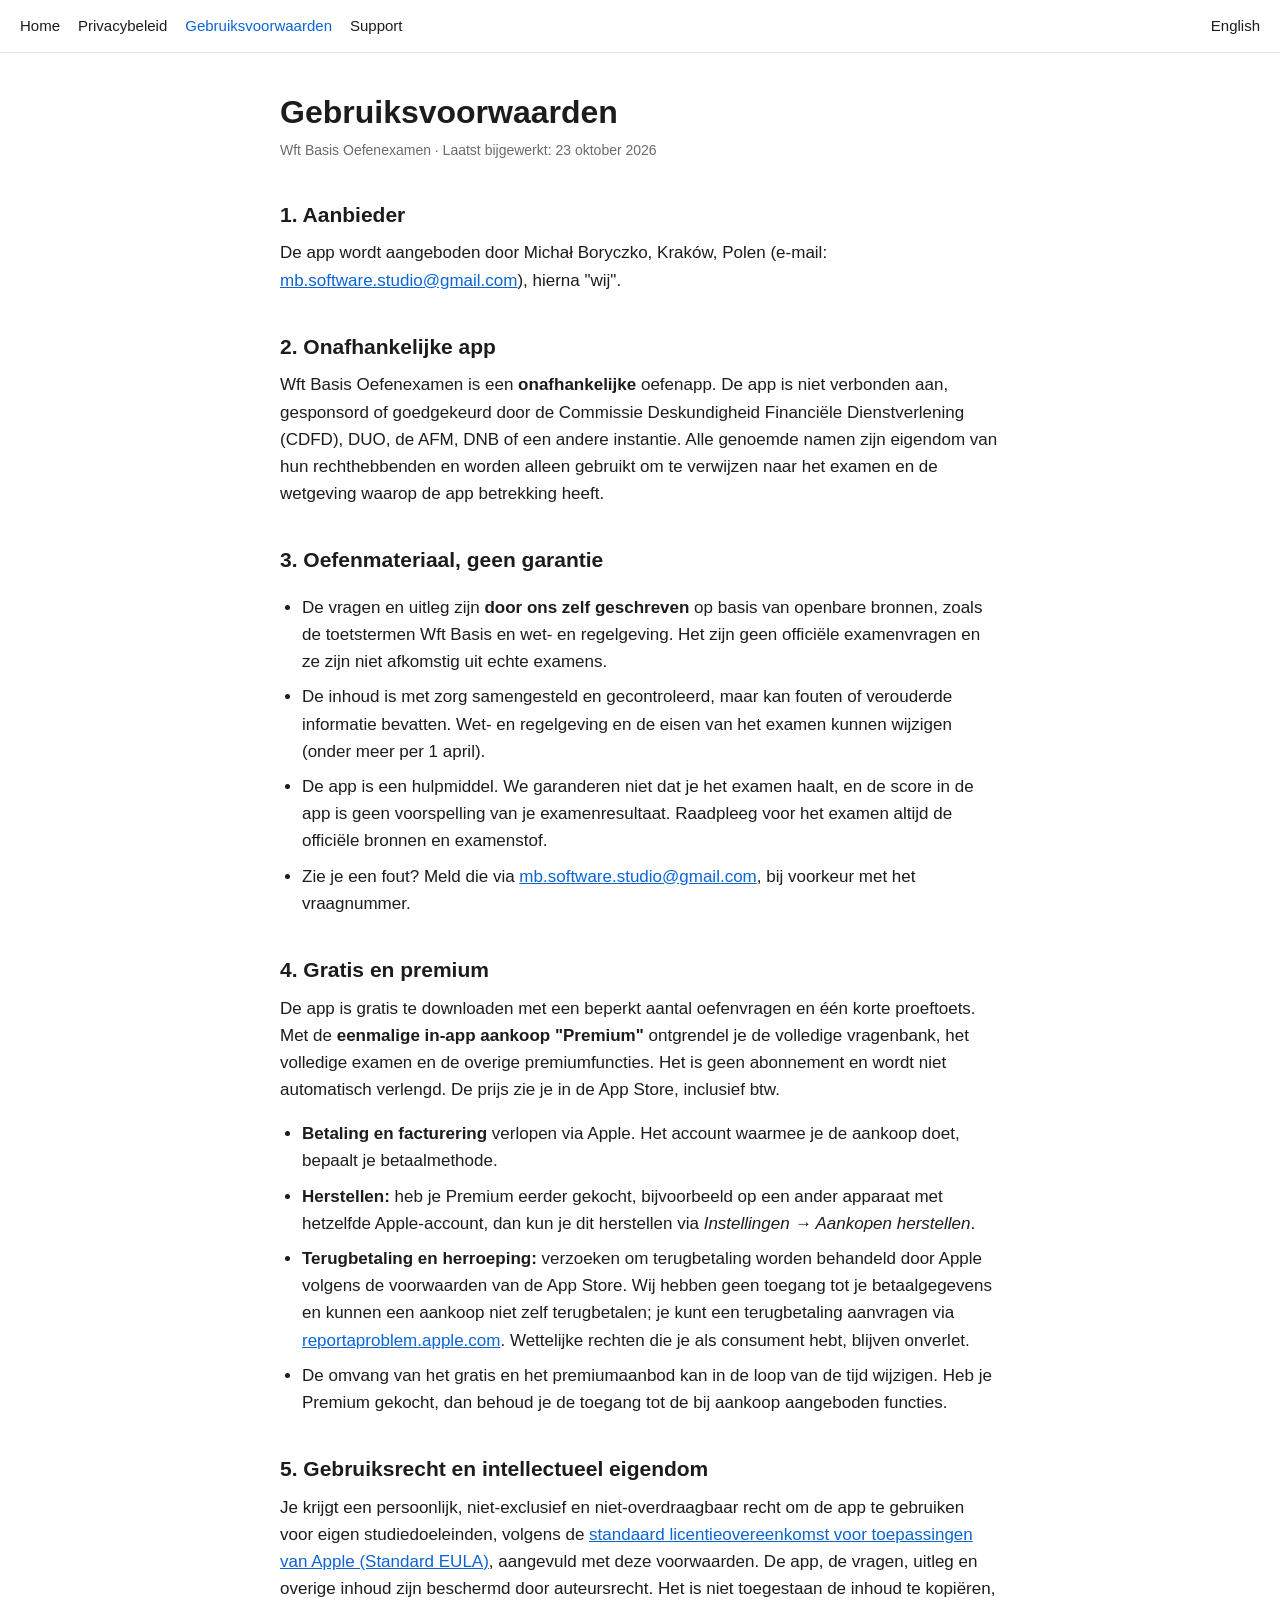
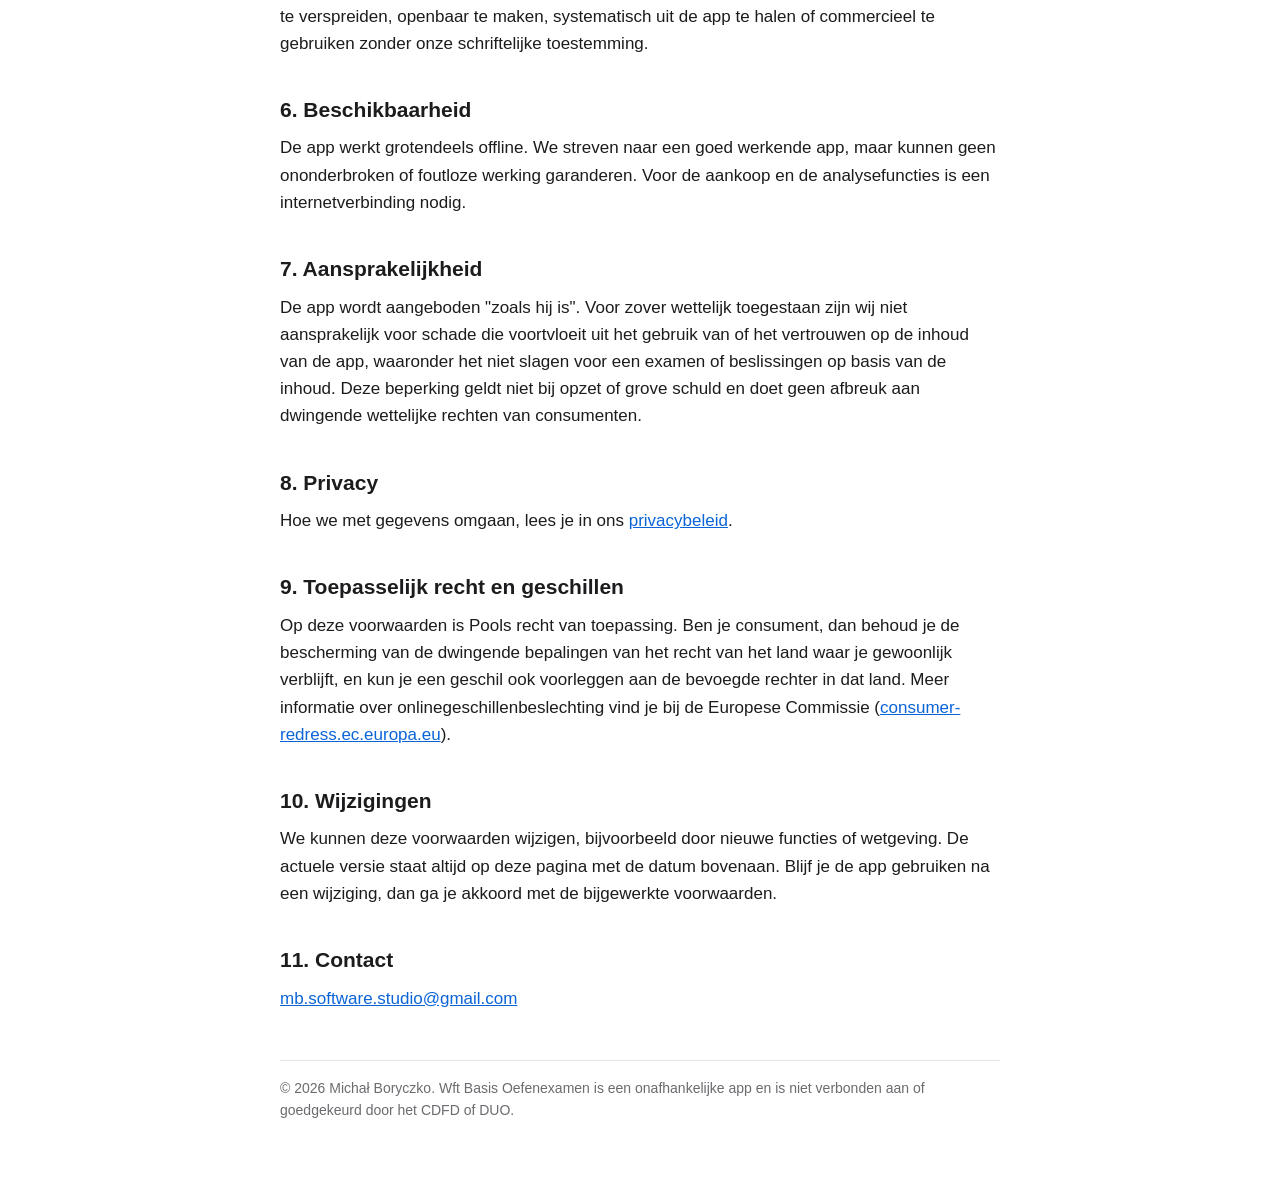
<file: docs/nl/terms.html>
<!doctype html>
<html lang="nl">
<head>
<meta charset="utf-8">
<meta name="viewport" content="width=device-width,initial-scale=1">
<title>Gebruiksvoorwaarden – Wft Basis Oefenexamen</title>
<meta name="description" content="Gebruiksvoorwaarden van Wft Basis Oefenexamen.">
<link rel="stylesheet" href="../style.css">
</head>
<body>
<nav><a href="index.html">Home</a><a href="privacy.html">Privacybeleid</a><a href="terms.html" class=on>Gebruiksvoorwaarden</a><a href="support.html">Support</a><span class="sp"></span><a href="../en/terms.html" hreflang="en">English</a></nav>
<main>
<h1>Gebruiksvoorwaarden</h1>
<p class="meta">Wft Basis Oefenexamen · Laatst bijgewerkt: 23 oktober 2026</p>

<h2>1. Aanbieder</h2>
<p>De app wordt aangeboden door Michał Boryczko, Kraków, Polen (e-mail: <a href="mailto:mb.software.studio@gmail.com">mb.software.studio@gmail.com</a>), hierna "wij".</p>

<h2>2. Onafhankelijke app</h2>
<p>Wft Basis Oefenexamen is een <b>onafhankelijke</b> oefenapp. De app is niet verbonden aan, gesponsord of goedgekeurd door de Commissie Deskundigheid Financiële Dienstverlening (CDFD), DUO, de AFM, DNB of een andere instantie. Alle genoemde namen zijn eigendom van hun rechthebbenden en worden alleen gebruikt om te verwijzen naar het examen en de wetgeving waarop de app betrekking heeft.</p>

<h2>3. Oefenmateriaal, geen garantie</h2>
<ul>
<li>De vragen en uitleg zijn <b>door ons zelf geschreven</b> op basis van openbare bronnen, zoals de toetstermen Wft Basis en wet- en regelgeving. Het zijn geen officiële examenvragen en ze zijn niet afkomstig uit echte examens.</li>
<li>De inhoud is met zorg samengesteld en gecontroleerd, maar kan fouten of verouderde informatie bevatten. Wet- en regelgeving en de eisen van het examen kunnen wijzigen (onder meer per 1 april).</li>
<li>De app is een hulpmiddel. We garanderen niet dat je het examen haalt, en de score in de app is geen voorspelling van je examenresultaat. Raadpleeg voor het examen altijd de officiële bronnen en examenstof.</li>
<li>Zie je een fout? Meld die via <a href="mailto:mb.software.studio@gmail.com">mb.software.studio@gmail.com</a>, bij voorkeur met het vraagnummer.</li>
</ul>

<h2>4. Gratis en premium</h2>
<p>De app is gratis te downloaden met een beperkt aantal oefenvragen en één korte proeftoets. Met de <b>eenmalige in-app aankoop "Premium"</b> ontgrendel je de volledige vragenbank, het volledige examen en de overige premiumfuncties. Het is geen abonnement en wordt niet automatisch verlengd. De prijs zie je in de App Store, inclusief btw.</p>
<ul>
<li><b>Betaling en facturering</b> verlopen via Apple. Het account waarmee je de aankoop doet, bepaalt je betaalmethode.</li>
<li><b>Herstellen:</b> heb je Premium eerder gekocht, bijvoorbeeld op een ander apparaat met hetzelfde Apple-account, dan kun je dit herstellen via <i>Instellingen → Aankopen herstellen</i>.</li>
<li><b>Terugbetaling en herroeping:</b> verzoeken om terugbetaling worden behandeld door Apple volgens de voorwaarden van de App Store. Wij hebben geen toegang tot je betaalgegevens en kunnen een aankoop niet zelf terugbetalen; je kunt een terugbetaling aanvragen via <a href="https://reportaproblem.apple.com">reportaproblem.apple.com</a>. Wettelijke rechten die je als consument hebt, blijven onverlet.</li>
<li>De omvang van het gratis en het premiumaanbod kan in de loop van de tijd wijzigen. Heb je Premium gekocht, dan behoud je de toegang tot de bij aankoop aangeboden functies.</li>
</ul>

<h2>5. Gebruiksrecht en intellectueel eigendom</h2>
<p>Je krijgt een persoonlijk, niet-exclusief en niet-overdraagbaar recht om de app te gebruiken voor eigen studiedoeleinden, volgens de <a href="https://www.apple.com/legal/internet-services/itunes/dev/stdeula/">standaard licentieovereenkomst voor toepassingen van Apple (Standard EULA)</a>, aangevuld met deze voorwaarden. De app, de vragen, uitleg en overige inhoud zijn beschermd door auteursrecht. Het is niet toegestaan de inhoud te kopiëren, te verspreiden, openbaar te maken, systematisch uit de app te halen of commercieel te gebruiken zonder onze schriftelijke toestemming.</p>

<h2>6. Beschikbaarheid</h2>
<p>De app werkt grotendeels offline. We streven naar een goed werkende app, maar kunnen geen ononderbroken of foutloze werking garanderen. Voor de aankoop en de analysefuncties is een internetverbinding nodig.</p>

<h2>7. Aansprakelijkheid</h2>
<p>De app wordt aangeboden "zoals hij is". Voor zover wettelijk toegestaan zijn wij niet aansprakelijk voor schade die voortvloeit uit het gebruik van of het vertrouwen op de inhoud van de app, waaronder het niet slagen voor een examen of beslissingen op basis van de inhoud. Deze beperking geldt niet bij opzet of grove schuld en doet geen afbreuk aan dwingende wettelijke rechten van consumenten.</p>

<h2>8. Privacy</h2>
<p>Hoe we met gegevens omgaan, lees je in ons <a href="privacy.html">privacybeleid</a>.</p>

<h2>9. Toepasselijk recht en geschillen</h2>
<p>Op deze voorwaarden is Pools recht van toepassing. Ben je consument, dan behoud je de bescherming van de dwingende bepalingen van het recht van het land waar je gewoonlijk verblijft, en kun je een geschil ook voorleggen aan de bevoegde rechter in dat land. Meer informatie over onlinegeschillenbeslechting vind je bij de Europese Commissie (<a href="https://consumer-redress.ec.europa.eu">consumer-redress.ec.europa.eu</a>).</p>

<h2>10. Wijzigingen</h2>
<p>We kunnen deze voorwaarden wijzigen, bijvoorbeeld door nieuwe functies of wetgeving. De actuele versie staat altijd op deze pagina met de datum bovenaan. Blijf je de app gebruiken na een wijziging, dan ga je akkoord met de bijgewerkte voorwaarden.</p>

<h2>11. Contact</h2>
<p><a href="mailto:mb.software.studio@gmail.com">mb.software.studio@gmail.com</a></p>
<footer>© 2026 Michał Boryczko. Wft Basis Oefenexamen is een onafhankelijke app en is niet verbonden aan of goedgekeurd door het CDFD of DUO.</footer>
</main>
</body>
</html>
</file>
<file: docs/style.css>
:root{--bg:#fff;--fg:#1c1c1e;--muted:#6b6b70;--line:#e5e5ea;--accent:#0a64d8;--card:#f5f5f7}
@media (prefers-color-scheme:dark){:root{--bg:#111113;--fg:#f2f2f4;--muted:#a0a0a8;--line:#2c2c30;--accent:#5aa2ff;--card:#1c1c1f}}
*{box-sizing:border-box}
body{margin:0;background:var(--bg);color:var(--fg);font:17px/1.6 -apple-system,BlinkMacSystemFont,"Segoe UI",Roboto,Helvetica,Arial,sans-serif}
main{max-width:760px;margin:0 auto;padding:32px 20px 64px}
nav{display:flex;flex-wrap:wrap;gap:6px 18px;padding:14px 20px;border-bottom:1px solid var(--line);font-size:15px;max-width:none}
nav a{color:var(--fg);text-decoration:none}nav a:hover,nav a.on{color:var(--accent)}nav .sp{flex:1}
h1{font-size:32px;line-height:1.2;margin:8px 0 4px}h2{font-size:21px;margin:36px 0 8px}h3{font-size:17px;margin:20px 0 4px}
p,li{margin:8px 0}ul{padding-left:22px}a{color:var(--accent)}
.meta{color:var(--muted);font-size:14px;margin-bottom:24px}
.card{background:var(--card);border-radius:12px;padding:16px 20px;margin:20px 0}
table{border-collapse:collapse;width:100%;font-size:15px;margin:12px 0}th,td{border-bottom:1px solid var(--line);padding:8px 10px;text-align:left;vertical-align:top}
footer{color:var(--muted);font-size:14px;border-top:1px solid var(--line);margin-top:48px;padding-top:16px}
.grid{display:grid;grid-template-columns:repeat(auto-fit,minmax(220px,1fr));gap:12px;margin:20px 0}.grid a{display:block;background:var(--card);border-radius:12px;padding:16px;text-decoration:none;color:var(--fg)}.grid a b{display:block;color:var(--accent)}
</file>
